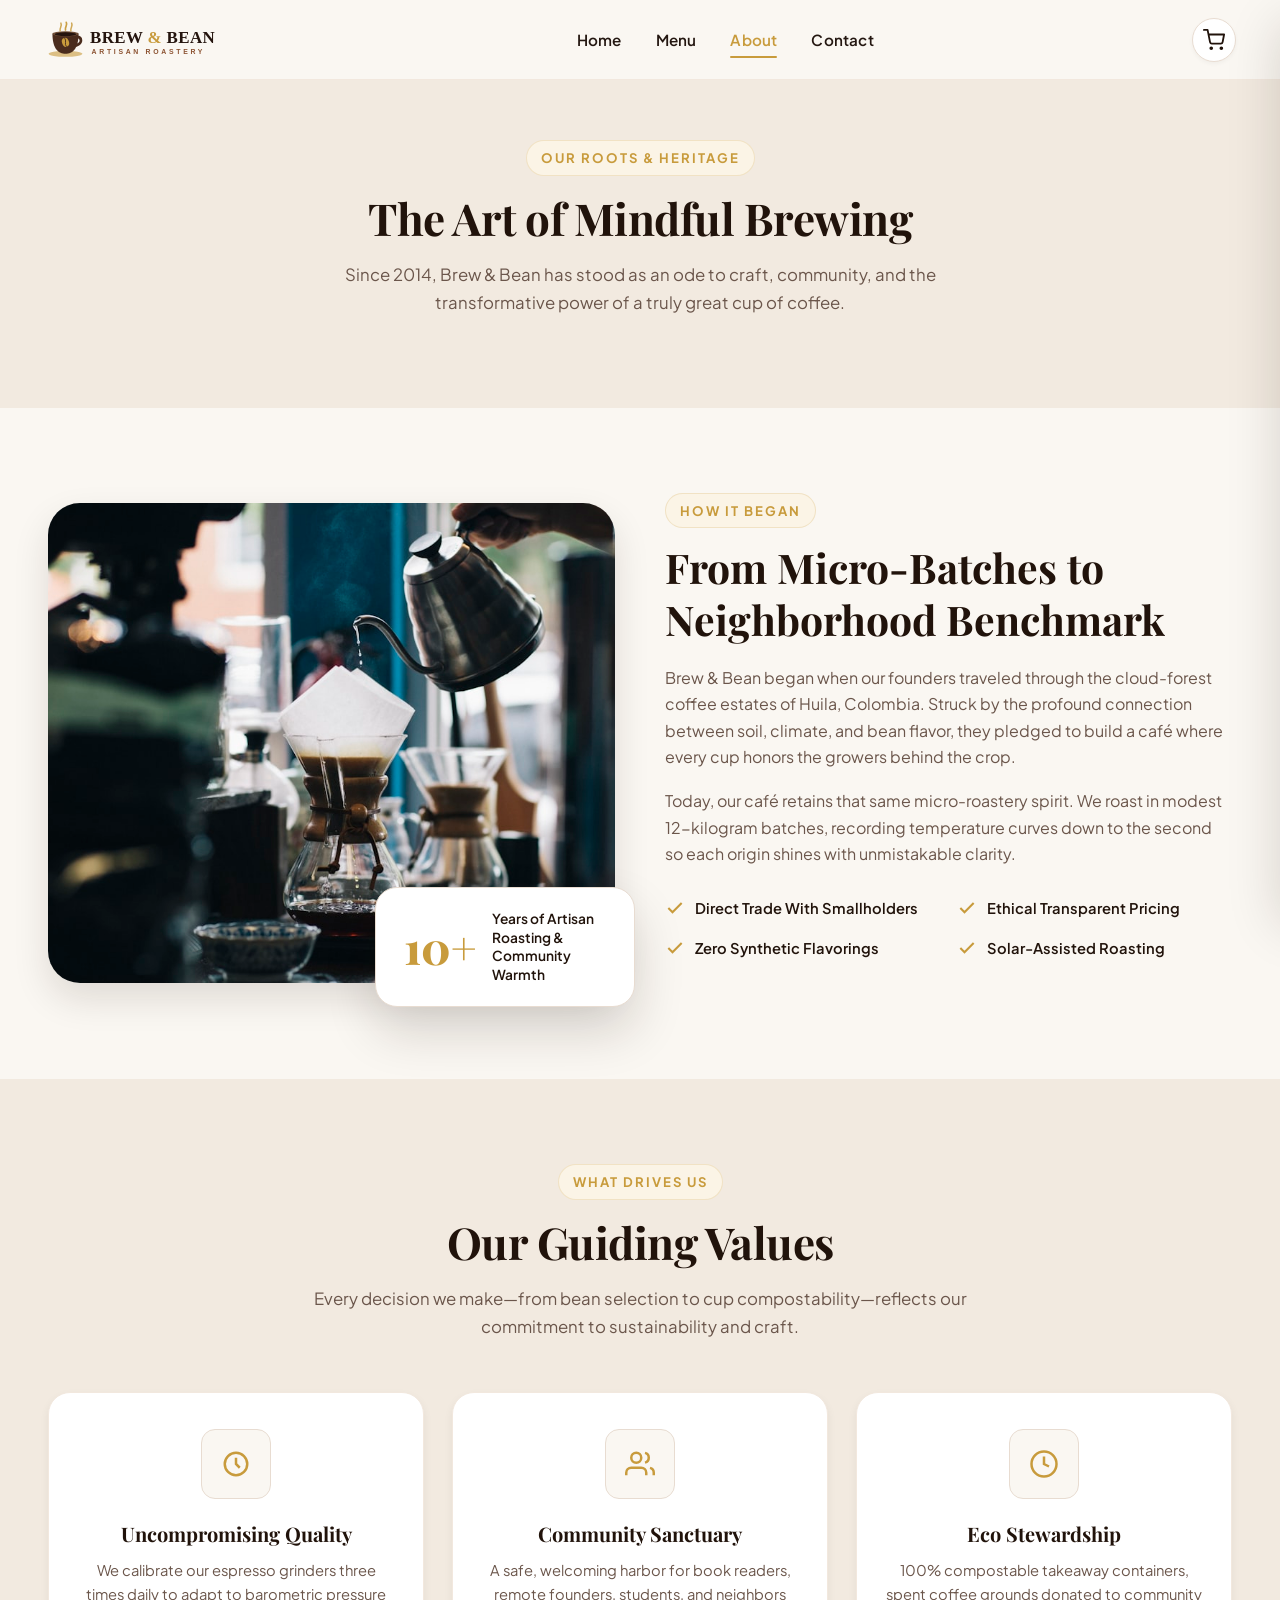
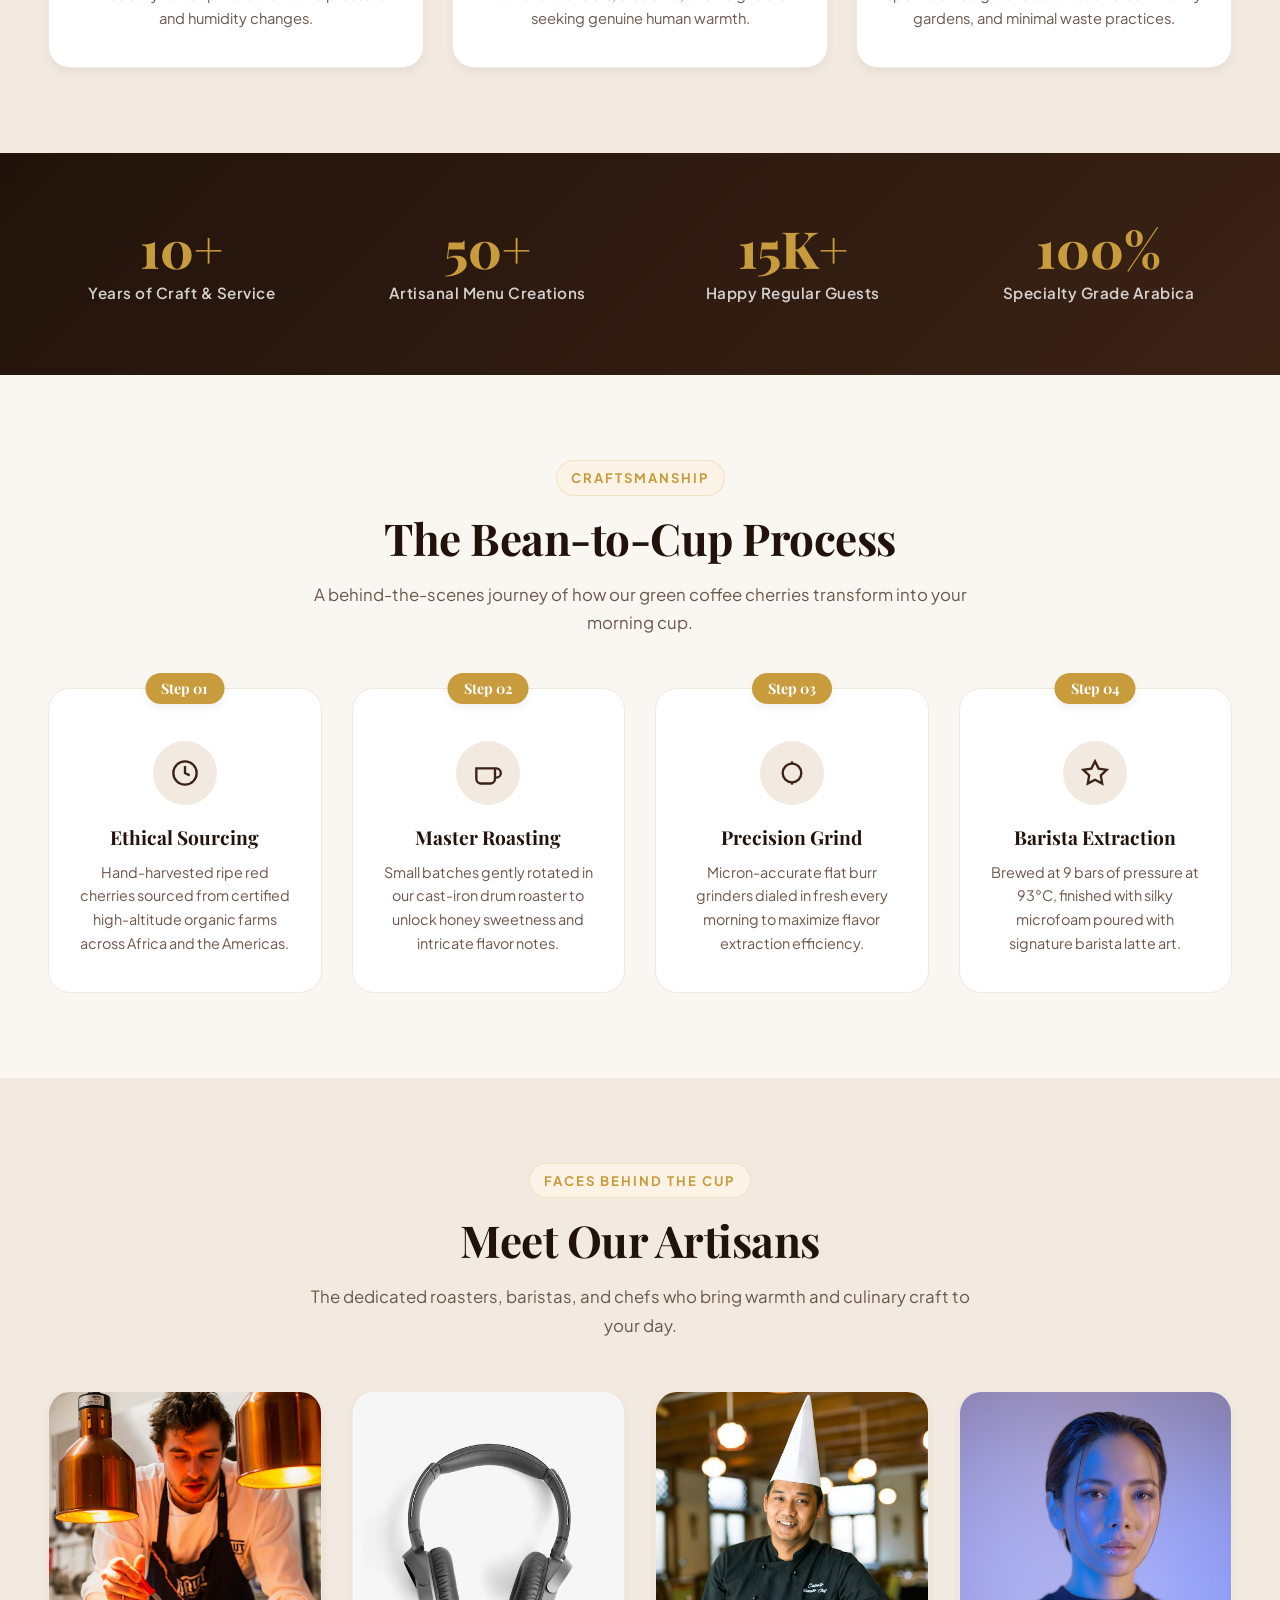
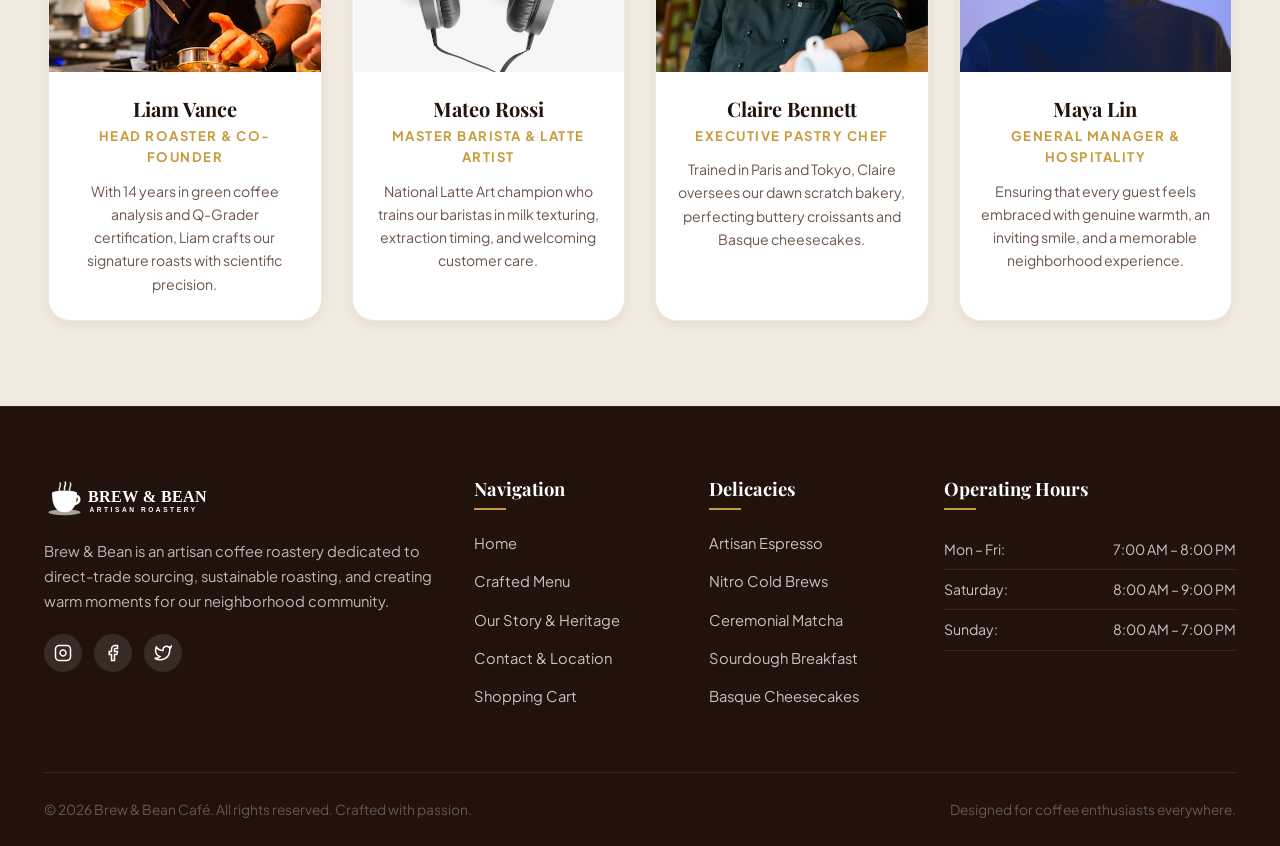
<file: about.html>
<!DOCTYPE html>
<html lang="en">
<head>
  <meta charset="UTF-8" />
  <meta name="viewport" content="width=device-width, initial-scale=1.0" />
  <title>Our Story &amp; Craft | Brew &amp; Bean Café</title>
  <meta name="description" content="Discover the heritage of Brew &amp; Bean Café. Learn about our direct-trade farm partnerships, small-batch roasting philosophy, and passionate team." />

  <!-- Google Fonts Pair -->
  <link rel="preconnect" href="https://fonts.googleapis.com" />
  <link rel="preconnect" href="https://fonts.gstatic.com" crossorigin />
  <link href="https://fonts.googleapis.com/css2?family=Playfair+Display:ital,wght@0,500;0,700;0,800;1,400;1,700&family=Plus+Jakarta+Sans:wght@400;500;600;700;800&display=swap" rel="stylesheet" />

  <!-- Stylesheet -->
  <link rel="stylesheet" href="css/style.css" />
</head>
<body>
  <!-- Accessibility Skip Link -->
  <a href="#main-content" class="skip-link">Skip to main content</a>

  <!-- =========================================================================
       1. NAVIGATION HEADER
       ========================================================================= -->
  <header class="header" id="siteHeader">
    <div class="container navbar">
      <!-- Brand Logo -->
      <a href="index.html" class="nav-brand" aria-label="Brew and Bean Café Home">
        <img src="images/logo.svg" alt="Brew &amp; Bean Café" class="brand-logo-img" />
      </a>

      <!-- Desktop & Mobile Navigation Links -->
      <nav class="nav-menu" id="navMenu" aria-label="Primary Navigation">
        <a href="index.html" class="nav-link">Home</a>
        <a href="menu.html" class="nav-link">Menu</a>
        <a href="about.html" class="nav-link active">About</a>
        <a href="contact.html" class="nav-link">Contact</a>
      </nav>

      <!-- Nav Actions (Cart & Hamburger) -->
      <div class="nav-actions">
        <!-- Shopping Cart Toggle -->
        <button class="cart-toggle-btn js-open-cart" aria-label="View Shopping Cart">
          <svg width="22" height="22" viewBox="0 0 24 24" fill="none" stroke="currentColor" stroke-width="2" stroke-linecap="round" stroke-linejoin="round">
            <circle cx="9" cy="21" r="1"></circle>
            <circle cx="20" cy="21" r="1"></circle>
            <path d="M1 1h4l2.68 13.39a2 2 0 0 0 2 1.61h9.72a2 2 0 0 0 2-1.61L23 6H6"></path>
          </svg>
          <span class="cart-count-badge" style="display: none;">0</span>
        </button>

        <!-- Mobile Menu Toggle Button -->
        <button class="hamburger" id="hamburgerBtn" aria-label="Toggle Navigation Menu" aria-expanded="false" aria-controls="navMenu">
          <span></span>
          <span></span>
          <span></span>
        </button>
      </div>
    </div>
  </header>

  <!-- =========================================================================
       2. MAIN CONTENT
       ========================================================================= -->
  <main id="main-content">
    
    <!-- Hero / Story Banner -->
    <section class="section section-alt" style="padding: 60px 0 40px;" aria-label="About Page Introduction">
      <div class="container">
        <div class="section-header reveal-on-scroll">
          <span class="section-tag">Our Roots &amp; Heritage</span>
          <h1 class="section-title">The Art of Mindful Brewing</h1>
          <p class="section-subtitle">Since 2014, Brew &amp; Bean has stood as an ode to craft, community, and the transformative power of a truly great cup of coffee.</p>
        </div>
      </div>
    </section>

    <!-- The Story Section -->
    <section class="section" aria-label="Our Origin Story">
      <div class="container">
        <div class="story-grid">
          <div class="story-media reveal-on-scroll">
            <img src="images/about-story.jpg" alt="Artisan coffee bean roasting process" class="story-img-main" loading="lazy" />
            <div class="story-experience-card">
              <div class="experience-number">10+</div>
              <div class="experience-text">Years of Artisan Roasting &amp; Community Warmth</div>
            </div>
          </div>

          <div class="story-content reveal-on-scroll delay-100">
            <span class="section-tag">How It Began</span>
            <h2>From Micro-Batches to Neighborhood Benchmark</h2>
            <p>Brew &amp; Bean began when our founders traveled through the cloud-forest coffee estates of Huila, Colombia. Struck by the profound connection between soil, climate, and bean flavor, they pledged to build a café where every cup honors the growers behind the crop.</p>
            <p>Today, our café retains that same micro-roastery spirit. We roast in modest 12-kilogram batches, recording temperature curves down to the second so each origin shines with unmistakable clarity.</p>

            <div class="story-features">
              <div class="story-check-item">
                <svg width="20" height="20" viewBox="0 0 24 24" fill="none" stroke="currentColor" stroke-width="2.5"><polyline points="20 6 9 17 4 12"></polyline></svg>
                <span>Direct Trade With Smallholders</span>
              </div>
              <div class="story-check-item">
                <svg width="20" height="20" viewBox="0 0 24 24" fill="none" stroke="currentColor" stroke-width="2.5"><polyline points="20 6 9 17 4 12"></polyline></svg>
                <span>Ethical Transparent Pricing</span>
              </div>
              <div class="story-check-item">
                <svg width="20" height="20" viewBox="0 0 24 24" fill="none" stroke="currentColor" stroke-width="2.5"><polyline points="20 6 9 17 4 12"></polyline></svg>
                <span>Zero Synthetic Flavorings</span>
              </div>
              <div class="story-check-item">
                <svg width="20" height="20" viewBox="0 0 24 24" fill="none" stroke="currentColor" stroke-width="2.5"><polyline points="20 6 9 17 4 12"></polyline></svg>
                <span>Solar-Assisted Roasting</span>
              </div>
            </div>
          </div>
        </div>
      </div>
    </section>

    <!-- Mission & Core Values -->
    <section class="section section-alt" aria-label="Mission and Core Values">
      <div class="container">
        <div class="section-header reveal-on-scroll">
          <span class="section-tag">What Drives Us</span>
          <h2 class="section-title">Our Guiding Values</h2>
          <p class="section-subtitle">Every decision we make—from bean selection to cup compostability—reflects our commitment to sustainability and craft.</p>
        </div>

        <div class="pillars-grid">
          <div class="pillar-card reveal-on-scroll">
            <div class="pillar-icon-box">
              <svg width="30" height="30" viewBox="0 0 24 24" fill="none" stroke="currentColor" stroke-width="2"><path d="M12 21a9 9 0 0 0 9-9c0-4.97-4.03-9-9-9a9 9 0 0 0-9 9c0 4.97 4.03 9 9 9z"></path><path d="M12 7v5l3 3"></path></svg>
            </div>
            <h3 class="pillar-title">Uncompromising Quality</h3>
            <p class="pillar-text">We calibrate our espresso grinders three times daily to adapt to barometric pressure and humidity changes.</p>
          </div>

          <div class="pillar-card reveal-on-scroll delay-100">
            <div class="pillar-icon-box">
              <svg width="30" height="30" viewBox="0 0 24 24" fill="none" stroke="currentColor" stroke-width="2"><path d="M17 21v-2a4 4 0 0 0-4-4H5a4 4 0 0 0-4 4v2"></path><circle cx="9" cy="7" r="4"></circle><path d="M23 21v-2a4 4 0 0 0-3-3.87"></path><path d="M16 3.13a4 4 0 0 1 0 7.75"></path></svg>
            </div>
            <h3 class="pillar-title">Community Sanctuary</h3>
            <p class="pillar-text">A safe, welcoming harbor for book readers, remote founders, students, and neighbors seeking genuine human warmth.</p>
          </div>

          <div class="pillar-card reveal-on-scroll delay-200">
            <div class="pillar-icon-box">
              <svg width="30" height="30" viewBox="0 0 24 24" fill="none" stroke="currentColor" stroke-width="2"><path d="M12 2a10 10 0 0 1 10 10 10 10 0 0 1-10 10A10 10 0 0 1 2 12 10 10 0 0 1 12 2z"></path><path d="M12 6v6l4 2"></path></svg>
            </div>
            <h3 class="pillar-title">Eco Stewardship</h3>
            <p class="pillar-text">100% compostable takeaway containers, spent coffee grounds donated to community gardens, and minimal waste practices.</p>
          </div>
        </div>
      </div>
    </section>

    <!-- Statistics Section -->
    <section class="stats-section" aria-label="Café Impact Statistics">
      <div class="container">
        <div class="stats-grid">
          <div class="stat-item reveal-on-scroll">
            <div class="stat-number">10+</div>
            <div class="stat-label">Years of Craft &amp; Service</div>
          </div>
          <div class="stat-item reveal-on-scroll delay-100">
            <div class="stat-number">50+</div>
            <div class="stat-label">Artisanal Menu Creations</div>
          </div>
          <div class="stat-item reveal-on-scroll delay-200">
            <div class="stat-number">15K+</div>
            <div class="stat-label">Happy Regular Guests</div>
          </div>
          <div class="stat-item reveal-on-scroll delay-300">
            <div class="stat-number">100%</div>
            <div class="stat-label">Specialty Grade Arabica</div>
          </div>
        </div>
      </div>
    </section>

    <!-- Bean-to-Cup Process -->
    <section class="section" aria-label="Coffee-Making Process">
      <div class="container">
        <div class="section-header reveal-on-scroll">
          <span class="section-tag">Craftsmanship</span>
          <h2 class="section-title">The Bean-to-Cup Process</h2>
          <p class="section-subtitle">A behind-the-scenes journey of how our green coffee cherries transform into your morning cup.</p>
        </div>

        <div class="process-grid">
          <!-- Step 1 -->
          <div class="process-step reveal-on-scroll">
            <span class="step-badge">Step 01</span>
            <div class="step-icon">
              <svg width="28" height="28" viewBox="0 0 24 24" fill="none" stroke="currentColor" stroke-width="2"><circle cx="12" cy="12" r="10"></circle><path d="M12 6v6l4 2"></path></svg>
            </div>
            <h3 class="step-title">Ethical Sourcing</h3>
            <p class="step-text">Hand-harvested ripe red cherries sourced from certified high-altitude organic farms across Africa and the Americas.</p>
          </div>

          <!-- Step 2 -->
          <div class="process-step reveal-on-scroll delay-100">
            <span class="step-badge">Step 02</span>
            <div class="step-icon">
              <svg width="28" height="28" viewBox="0 0 24 24" fill="none" stroke="currentColor" stroke-width="2"><path d="M18 8h1a4 4 0 0 1 0 8h-1M2 8h16v9a4 4 0 0 1-4 4H6a4 4 0 0 1-4-4V8z"></path></svg>
            </div>
            <h3 class="step-title">Master Roasting</h3>
            <p class="step-text">Small batches gently rotated in our cast-iron drum roaster to unlock honey sweetness and intricate flavor notes.</p>
          </div>

          <!-- Step 3 -->
          <div class="process-step reveal-on-scroll delay-200">
            <span class="step-badge">Step 03</span>
            <div class="step-icon">
              <svg width="28" height="28" viewBox="0 0 24 24" fill="none" stroke="currentColor" stroke-width="2"><circle cx="12" cy="12" r="8"></circle><line x1="12" y1="2" x2="12" y2="4"></line><line x1="12" y1="20" x2="12" y2="22"></line></svg>
            </div>
            <h3 class="step-title">Precision Grind</h3>
            <p class="step-text">Micron-accurate flat burr grinders dialed in fresh every morning to maximize flavor extraction efficiency.</p>
          </div>

          <!-- Step 4 -->
          <div class="process-step reveal-on-scroll delay-300">
            <span class="step-badge">Step 04</span>
            <div class="step-icon">
              <svg width="28" height="28" viewBox="0 0 24 24" fill="none" stroke="currentColor" stroke-width="2"><path d="M12 2l3.09 6.26L22 9.27l-5 4.87 1.18 6.88L12 17.77l-6.18 3.25L7 14.14 2 9.27l6.91-1.01L12 2z"></path></svg>
            </div>
            <h3 class="step-title">Barista Extraction</h3>
            <p class="step-text">Brewed at 9 bars of pressure at 93°C, finished with silky microfoam poured with signature barista latte art.</p>
          </div>
        </div>
      </div>
    </section>

    <!-- Meet Our Passionate Team -->
    <section class="section section-alt" aria-label="Our Team Members">
      <div class="container">
        <div class="section-header reveal-on-scroll">
          <span class="section-tag">Faces Behind the Cup</span>
          <h2 class="section-title">Meet Our Artisans</h2>
          <p class="section-subtitle">The dedicated roasters, baristas, and chefs who bring warmth and culinary craft to your day.</p>
        </div>

        <div class="team-grid">
          <!-- Member 1 -->
          <div class="team-card reveal-on-scroll">
            <div class="team-img-wrapper">
              <img src="images/team-1.jpg" alt="Liam Vance, Master Roaster" class="team-img" loading="lazy" />
            </div>
            <div class="team-info">
              <h3 class="team-name">Liam Vance</h3>
              <div class="team-role">Head Roaster &amp; Co-Founder</div>
              <p class="team-bio">With 14 years in green coffee analysis and Q-Grader certification, Liam crafts our signature roasts with scientific precision.</p>
            </div>
          </div>

          <!-- Member 2 -->
          <div class="team-card reveal-on-scroll delay-100">
            <div class="team-img-wrapper">
              <img src="images/team-2.jpg" alt="Mateo Rossi, Lead Barista" class="team-img" loading="lazy" />
            </div>
            <div class="team-info">
              <h3 class="team-name">Mateo Rossi</h3>
              <div class="team-role">Master Barista &amp; Latte Artist</div>
              <p class="team-bio">National Latte Art champion who trains our baristas in milk texturing, extraction timing, and welcoming customer care.</p>
            </div>
          </div>

          <!-- Member 3 -->
          <div class="team-card reveal-on-scroll delay-200">
            <div class="team-img-wrapper">
              <img src="images/team-3.jpg" alt="Claire Bennett, Pastry Chef" class="team-img" loading="lazy" />
            </div>
            <div class="team-info">
              <h3 class="team-name">Claire Bennett</h3>
              <div class="team-role">Executive Pastry Chef</div>
              <p class="team-bio">Trained in Paris and Tokyo, Claire oversees our dawn scratch bakery, perfecting buttery croissants and Basque cheesecakes.</p>
            </div>
          </div>

          <!-- Member 4 -->
          <div class="team-card reveal-on-scroll delay-300">
            <div class="team-img-wrapper">
              <img src="images/team-4.jpg" alt="Maya Lin, Café Manager" class="team-img" loading="lazy" />
            </div>
            <div class="team-info">
              <h3 class="team-name">Maya Lin</h3>
              <div class="team-role">General Manager &amp; Hospitality</div>
              <p class="team-bio">Ensuring that every guest feels embraced with genuine warmth, an inviting smile, and a memorable neighborhood experience.</p>
            </div>
          </div>
        </div>
      </div>
    </section>

  </main>

  <!-- =========================================================================
       3. SHOPPING CART DRAWER (Global Component)
       ========================================================================= -->
  <div class="drawer-backdrop" id="drawerBackdrop"></div>

  <aside class="cart-drawer" id="cartDrawer" aria-label="Shopping Cart Drawer">
    <div class="cart-header">
      <div class="cart-title-wrapper">
        <svg width="22" height="22" viewBox="0 0 24 24" fill="none" stroke="currentColor" stroke-width="2"><path d="M1 1h4l2.68 13.39a2 2 0 0 0 2 1.61h9.72a2 2 0 0 0 2-1.61L23 6H6"></path></svg>
        <h3>Your Order</h3>
      </div>
      <button class="close-drawer-btn" id="closeCartDrawer" aria-label="Close cart drawer">
        <svg width="20" height="20" viewBox="0 0 24 24" fill="none" stroke="currentColor" stroke-width="2.5"><line x1="18" y1="6" x2="6" y2="18"></line><line x1="6" y1="6" x2="18" y2="18"></line></svg>
      </button>
    </div>

    <!-- Dynamic Cart Item List -->
    <div class="cart-items-list" id="cartDrawerItems"></div>

    <!-- Empty State -->
    <div class="cart-empty-state" id="cartEmptyState">
      <div class="cart-empty-icon">
        <svg width="36" height="36" viewBox="0 0 24 24" fill="none" stroke="currentColor" stroke-width="2"><circle cx="9" cy="21" r="1"></circle><circle cx="20" cy="21" r="1"></circle><path d="M1 1h4l2.68 13.39a2 2 0 0 0 2 1.61h9.72a2 2 0 0 0 2-1.61L23 6H6"></path></svg>
      </div>
      <h4>Your cart is empty</h4>
      <p>Discover our single-origin coffees, fresh teas, and warm scratch pastries.</p>
      <a href="menu.html" class="btn btn-primary btn-sm">Explore Menu</a>
    </div>

    <!-- Cart Footer with Pricing & Actions -->
    <div class="cart-footer" id="cartDrawerFooter" style="display: none;">
      <div class="cart-summary-row">
        <span>Subtotal</span>
        <span id="cartSubtotal">$0.00</span>
      </div>
      <div class="cart-summary-row">
        <span>Estimated Tax (8%)</span>
        <span id="cartTax">$0.00</span>
      </div>
      <div class="cart-summary-row total">
        <span>Total</span>
        <span id="cartTotal" class="text-gold">$0.00</span>
      </div>

      <div class="cart-footer-actions">
        <button class="btn btn-accent" id="cartCheckoutBtn" style="width: 100%;">
          <span>Proceed to Checkout</span>
          <svg width="18" height="18" viewBox="0 0 24 24" fill="none" stroke="currentColor" stroke-width="2"><line x1="5" y1="12" x2="19" y2="12"></line><polyline points="12 5 19 12 12 19"></polyline></svg>
        </button>
        <button class="btn-clear-cart" onclick="CartEngine.clearCart()">Clear Entire Cart</button>
      </div>
    </div>
  </aside>

  <!-- =========================================================================
       4. CHECKOUT MODAL (Global Component)
       ========================================================================= -->
  <div class="modal-wrapper" id="checkoutModal" role="dialog" aria-modal="true" aria-labelledby="checkoutModalTitle">
    <div class="modal-backdrop" id="checkoutModalBackdrop"></div>

    <div class="modal-dialog">
      <!-- Checkout Form View -->
      <div id="checkoutFormView">
        <div class="modal-header">
          <h3 id="checkoutModalTitle" style="font-size: 1.3rem;">Complete Your Order</h3>
          <button class="close-drawer-btn" id="closeCheckoutModal" aria-label="Close modal">
            <svg width="20" height="20" viewBox="0 0 24 24" fill="none" stroke="currentColor" stroke-width="2.5"><line x1="18" y1="6" x2="6" y2="18"></line><line x1="6" y1="6" x2="18" y2="18"></line></svg>
          </button>
        </div>

        <form class="modal-body" id="checkoutForm" novalidate>
          <div style="background: var(--clr-bg); border: 1px solid var(--clr-border); border-radius: var(--radius-md); padding: 16px; margin-bottom: 22px;">
            <div style="display: flex; justify-content: space-between; font-weight: 700; margin-bottom: 10px; font-size: 0.95rem;">
              <span>Order Items Summary</span>
              <span id="checkoutModalTotal" class="text-gold">$0.00</span>
            </div>
            <div id="checkoutOrderSummary" style="max-height: 120px; overflow-y: auto; padding-right: 6px;"></div>
          </div>

          <div class="form-grid">
            <div class="form-group">
              <label for="checkoutName" class="form-label">Full Name <span class="required">*</span></label>
              <input type="text" id="checkoutName" class="form-control" placeholder="Jane Doe" required />
              <span class="error-hint">Please enter your name</span>
            </div>

            <div class="form-group">
              <label for="checkoutPhone" class="form-label">Phone Number <span class="required">*</span></label>
              <input type="tel" id="checkoutPhone" class="form-control" placeholder="(555) 000-0000" required />
              <span class="error-hint">Please enter a valid phone number</span>
            </div>

            <div class="form-group full-width">
              <label for="checkoutEmail" class="form-label">Email Address <span class="required">*</span></label>
              <input type="email" id="checkoutEmail" class="form-control" placeholder="jane@example.com" required />
              <span class="error-hint">Please enter a valid email for order receipt</span>
            </div>

            <div class="form-group full-width">
              <label for="checkoutOrderType" class="form-label">Order Type <span class="required">*</span></label>
              <select id="checkoutOrderType" class="form-control">
                <option value="dine-in">Dine-in (At Café)</option>
                <option value="takeout">Takeout (Quick Pickup)</option>
                <option value="delivery">Local Delivery (Within 5 Miles)</option>
              </select>
            </div>

            <div class="form-group full-width" id="checkoutLocationGroup">
              <label for="checkoutLocation" class="form-label" id="checkoutLocationLabel">Table Number <span class="required">*</span></label>
              <input type="text" id="checkoutLocation" class="form-control" placeholder="e.g., Table 4 or Patio 2" />
              <span class="error-hint">Please provide your table or address</span>
            </div>

            <div class="form-group full-width">
              <label for="checkoutNotes" class="form-label">Special Instructions &amp; Dietary Notes</label>
              <textarea id="checkoutNotes" class="form-control" placeholder="Extra oat milk, less ice, allergy notices..." style="min-height: 70px;"></textarea>
            </div>
          </div>

          <button type="submit" class="btn btn-accent" style="width: 100%; margin-top: 10px;">
            <span>Place Order Now</span>
            <svg width="18" height="18" viewBox="0 0 24 24" fill="none" stroke="currentColor" stroke-width="2"><polyline points="20 6 9 17 4 12"></polyline></svg>
          </button>
        </form>
      </div>

      <!-- Confirmation Success View -->
      <div id="checkoutSuccessView" class="order-success-screen" style="display: none;">
        <div class="order-success-icon">
          <svg width="40" height="40" viewBox="0 0 24 24" fill="none" stroke="currentColor" stroke-width="2.5"><polyline points="20 6 9 17 4 12"></polyline></svg>
        </div>
        <h3 style="font-size: 1.6rem; margin-bottom: 8px;">Order Confirmed!</h3>
        <p style="color: var(--clr-text-muted); max-width: 440px; margin: 0 auto;">Your order has been transmitted straight to the barista station.</p>
        <div class="order-id-badge" id="confirmedOrderId">#BB-89241</div>
        <p id="confirmedOrderMessage" style="font-size: 0.95rem; margin-bottom: 26px;"></p>
        <button class="btn btn-primary" onclick="UIController.closeCheckoutModal()">Back to Café</button>
      </div>
    </div>
  </div>

  <!-- Back to Top Button -->
  <button class="back-to-top" id="backToTop" aria-label="Scroll back to top of page">
    <svg width="20" height="20" viewBox="0 0 24 24" fill="none" stroke="currentColor" stroke-width="2.5"><polyline points="18 15 12 9 6 15"></polyline></svg>
  </button>

  <!-- =========================================================================
       5. FOOTER
       ========================================================================= -->
  <footer class="footer">
    <div class="container">
      <div class="footer-grid">
        <div class="footer-col footer-about">
          <img src="images/logo.svg" alt="Brew &amp; Bean Logo" style="height: 44px; margin-bottom: 18px; filter: brightness(0) invert(1);" />
          <p>Brew &amp; Bean is an artisan coffee roastery dedicated to direct-trade sourcing, sustainable roasting, and creating warm moments for our neighborhood community.</p>
          <div class="social-links">
            <a href="#" class="social-btn" aria-label="Instagram">
              <svg width="18" height="18" viewBox="0 0 24 24" fill="none" stroke="currentColor" stroke-width="2"><rect x="2" y="2" width="20" height="20" rx="5" ry="5"></rect><path d="M16 11.37A4 4 0 1 1 12.63 8 4 4 0 0 1 16 11.37z"></path><line x1="17.5" y1="6.5" x2="17.51" y2="6.5"></line></svg>
            </a>
            <a href="#" class="social-btn" aria-label="Facebook">
              <svg width="18" height="18" viewBox="0 0 24 24" fill="none" stroke="currentColor" stroke-width="2"><path d="M18 2h-3a5 5 0 0 0-5 5v3H7v4h3v8h4v-8h3l1-4h-4V7a1 1 0 0 1 1-1h3z"></path></svg>
            </a>
            <a href="#" class="social-btn" aria-label="Twitter">
              <svg width="18" height="18" viewBox="0 0 24 24" fill="none" stroke="currentColor" stroke-width="2"><path d="M23 3a10.9 10.9 0 0 1-3.14 1.53 4.48 4.48 0 0 0-7.86 3v1A10.66 10.66 0 0 1 3 4s-4 9 5 13a11.64 11.64 0 0 1-7 2c9 5 20 0 20-11.5a4.5 4.5 0 0 0-.08-.83A7.72 7.72 0 0 0 23 3z"></path></svg>
            </a>
          </div>
        </div>

        <div class="footer-col">
          <h4>Navigation</h4>
          <ul class="footer-links">
            <li><a href="index.html">Home</a></li>
            <li><a href="menu.html">Crafted Menu</a></li>
            <li><a href="about.html">Our Story &amp; Heritage</a></li>
            <li><a href="contact.html">Contact &amp; Location</a></li>
            <li><a href="#" class="js-open-cart">Shopping Cart</a></li>
          </ul>
        </div>

        <div class="footer-col">
          <h4>Delicacies</h4>
          <ul class="footer-links">
            <li><a href="menu.html">Artisan Espresso</a></li>
            <li><a href="menu.html">Nitro Cold Brews</a></li>
            <li><a href="menu.html">Ceremonial Matcha</a></li>
            <li><a href="menu.html">Sourdough Breakfast</a></li>
            <li><a href="menu.html">Basque Cheesecakes</a></li>
          </ul>
        </div>

        <div class="footer-col">
          <h4>Operating Hours</h4>
          <ul class="footer-hours-list">
            <li><span>Mon &ndash; Fri:</span> <span>7:00 AM &ndash; 8:00 PM</span></li>
            <li><span>Saturday:</span> <span>8:00 AM &ndash; 9:00 PM</span></li>
            <li><span>Sunday:</span> <span>8:00 AM &ndash; 7:00 PM</span></li>
          </ul>
        </div>
      </div>

      <div class="footer-bottom">
        <p>&copy; 2026 Brew &amp; Bean Café. All rights reserved. Crafted with passion.</p>
        <p>Designed for coffee enthusiasts everywhere.</p>
      </div>
    </div>
  </footer>

  <!-- Master JavaScript -->
  <script src="js/script.js"></script>
</body>
</html>
</file>
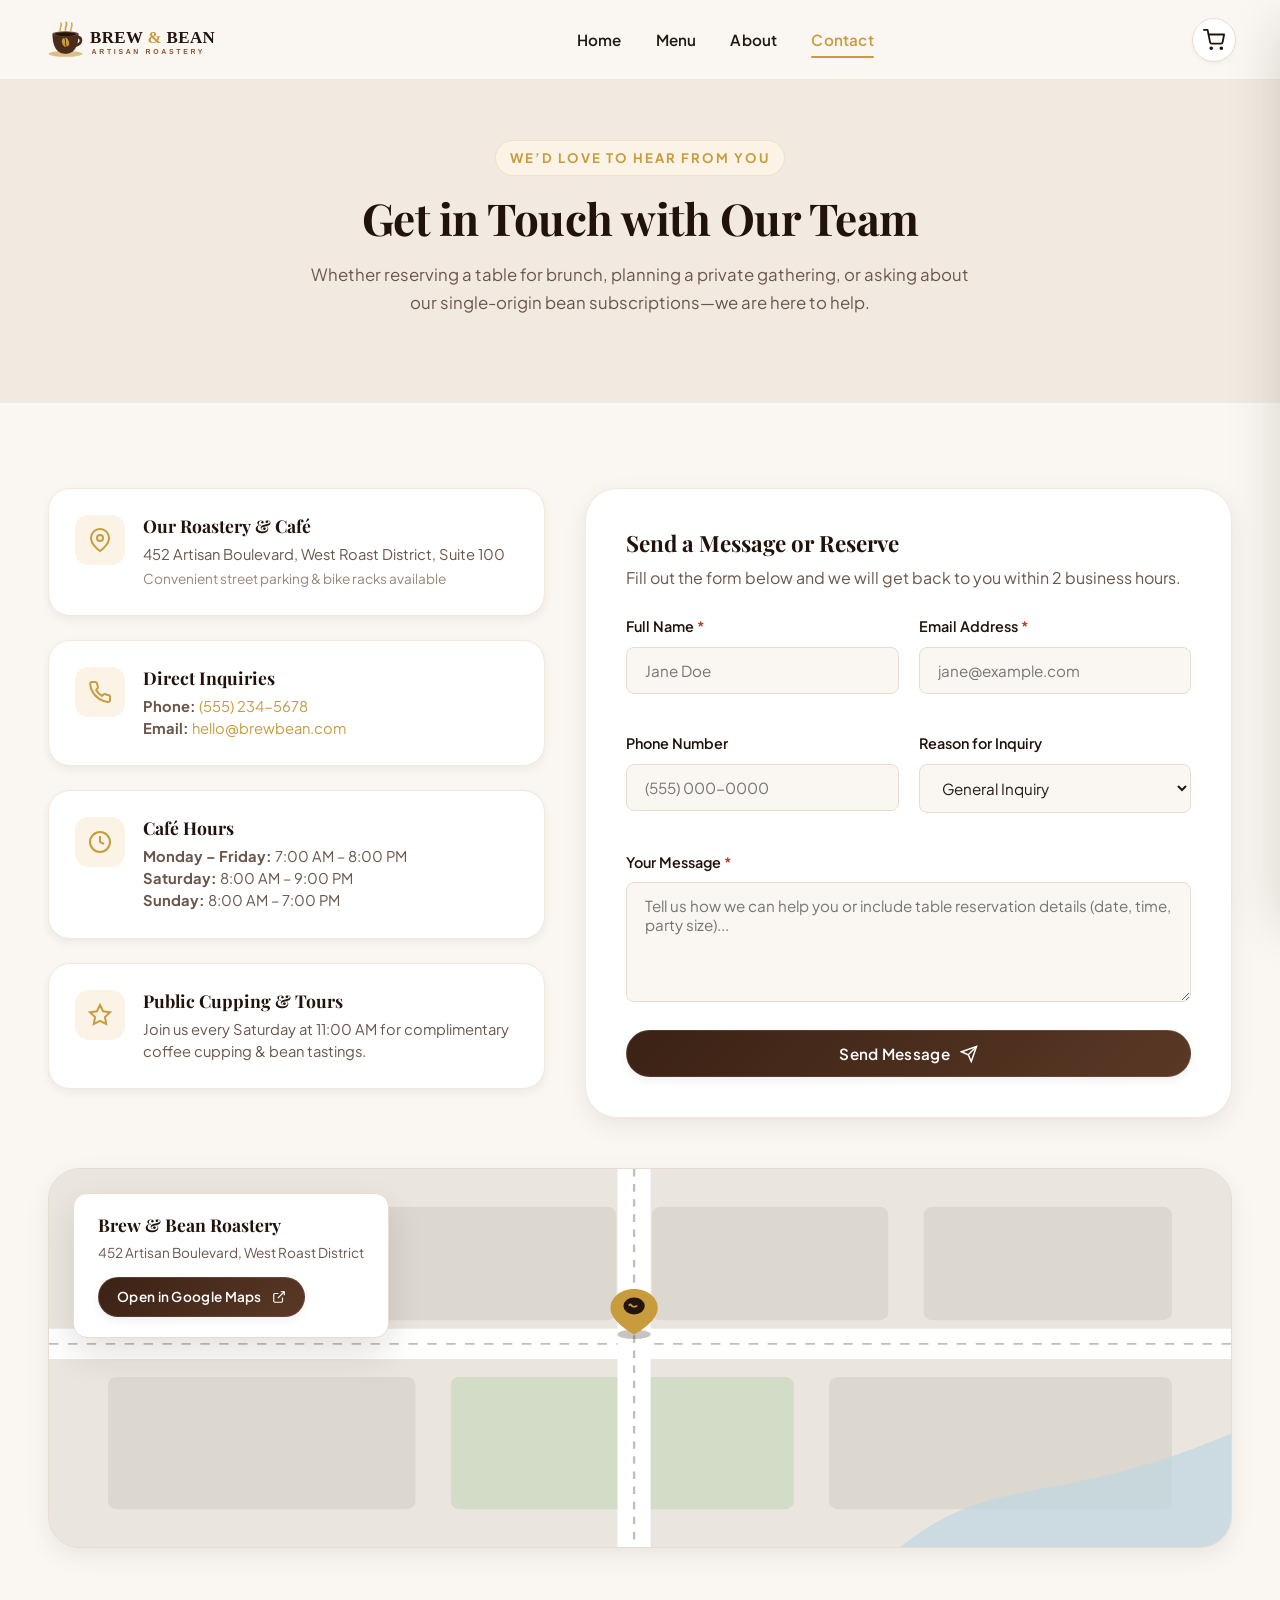
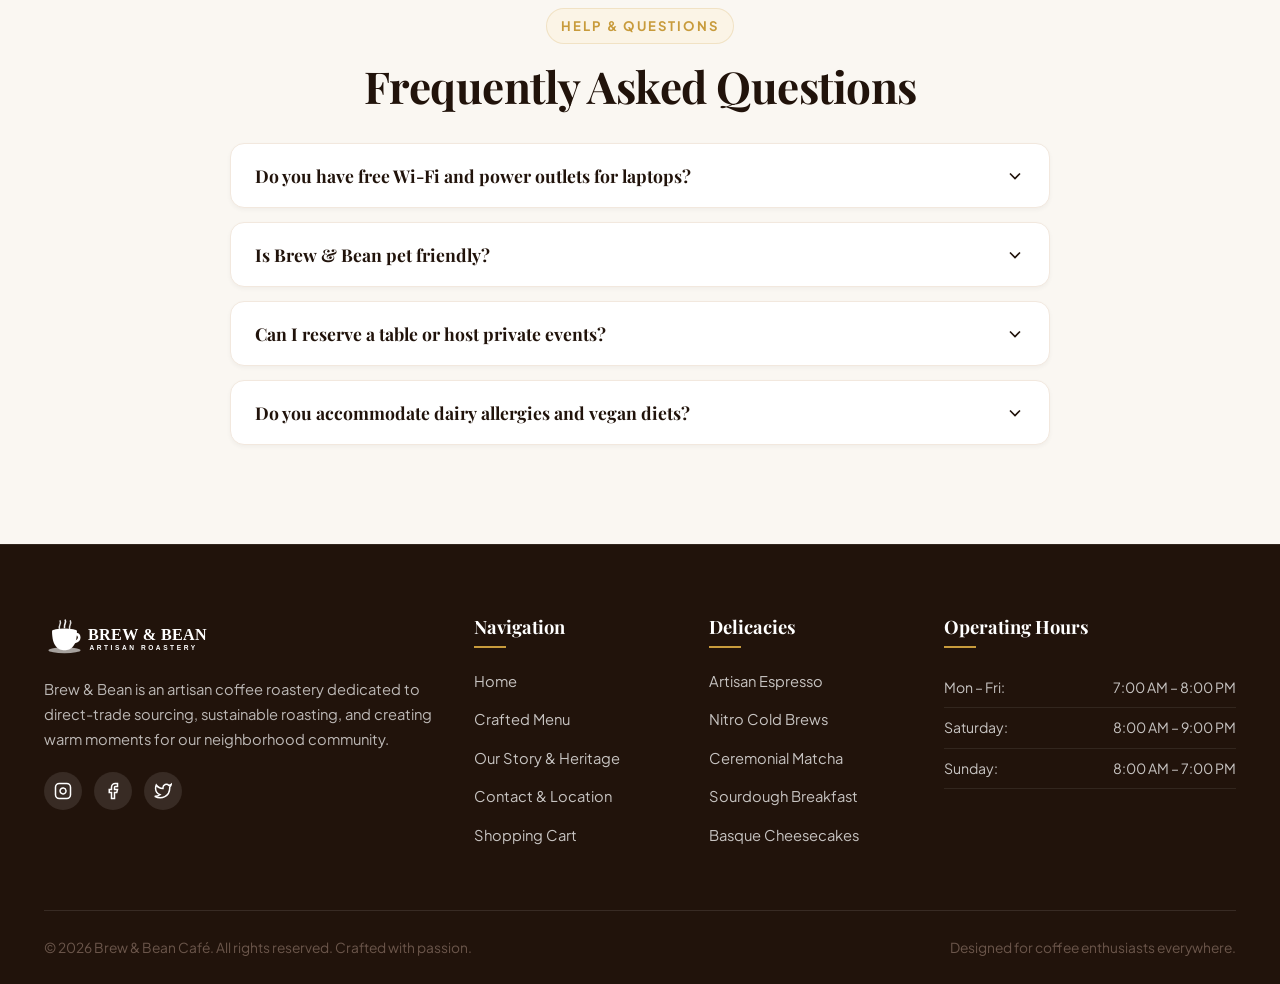
<file: contact.html>
<!DOCTYPE html>
<html lang="en">
<head>
  <meta charset="UTF-8" />
  <meta name="viewport" content="width=device-width, initial-scale=1.0" />
  <title>Contact &amp; Visit Us | Brew &amp; Bean Café</title>
  <meta name="description" content="Get in touch with Brew &amp; Bean Café. Find our location, view opening hours, book a table reservation, or send us a message." />

  <!-- Google Fonts Pair -->
  <link rel="preconnect" href="https://fonts.googleapis.com" />
  <link rel="preconnect" href="https://fonts.gstatic.com" crossorigin />
  <link href="https://fonts.googleapis.com/css2?family=Playfair+Display:ital,wght@0,500;0,700;0,800;1,400;1,700&family=Plus+Jakarta+Sans:wght@400;500;600;700;800&display=swap" rel="stylesheet" />

  <!-- Stylesheet -->
  <link rel="stylesheet" href="css/style.css" />
</head>
<body>
  <!-- Accessibility Skip Link -->
  <a href="#main-content" class="skip-link">Skip to main content</a>

  <!-- =========================================================================
       1. NAVIGATION HEADER
       ========================================================================= -->
  <header class="header" id="siteHeader">
    <div class="container navbar">
      <!-- Brand Logo -->
      <a href="index.html" class="nav-brand" aria-label="Brew and Bean Café Home">
        <img src="images/logo.svg" alt="Brew &amp; Bean Café" class="brand-logo-img" />
      </a>

      <!-- Desktop & Mobile Navigation Links -->
      <nav class="nav-menu" id="navMenu" aria-label="Primary Navigation">
        <a href="index.html" class="nav-link">Home</a>
        <a href="menu.html" class="nav-link">Menu</a>
        <a href="about.html" class="nav-link">About</a>
        <a href="contact.html" class="nav-link active">Contact</a>
      </nav>

      <!-- Nav Actions (Cart & Hamburger) -->
      <div class="nav-actions">
        <!-- Shopping Cart Toggle -->
        <button class="cart-toggle-btn js-open-cart" aria-label="View Shopping Cart">
          <svg width="22" height="22" viewBox="0 0 24 24" fill="none" stroke="currentColor" stroke-width="2" stroke-linecap="round" stroke-linejoin="round">
            <circle cx="9" cy="21" r="1"></circle>
            <circle cx="20" cy="21" r="1"></circle>
            <path d="M1 1h4l2.68 13.39a2 2 0 0 0 2 1.61h9.72a2 2 0 0 0 2-1.61L23 6H6"></path>
          </svg>
          <span class="cart-count-badge" style="display: none;">0</span>
        </button>

        <!-- Mobile Menu Toggle Button -->
        <button class="hamburger" id="hamburgerBtn" aria-label="Toggle Navigation Menu" aria-expanded="false" aria-controls="navMenu">
          <span></span>
          <span></span>
          <span></span>
        </button>
      </div>
    </div>
  </header>

  <!-- =========================================================================
       2. MAIN CONTENT
       ========================================================================= -->
  <main id="main-content">
    
    <!-- Header Banner -->
    <section class="section section-alt" style="padding: 60px 0 35px;" aria-label="Contact Page Introduction">
      <div class="container">
        <div class="section-header reveal-on-scroll">
          <span class="section-tag">We&rsquo;d Love to Hear From You</span>
          <h1 class="section-title">Get in Touch with Our Team</h1>
          <p class="section-subtitle">Whether reserving a table for brunch, planning a private gathering, or asking about our single-origin bean subscriptions—we are here to help.</p>
        </div>
      </div>
    </section>

    <!-- Contact Details & Form Section -->
    <section class="section" aria-label="Contact Information and Inquiries">
      <div class="container">
        <div class="contact-layout">
          
          <!-- Left Column: Contact Cards -->
          <div class="contact-info-panel reveal-on-scroll">
            <!-- Card 1: Address -->
            <div class="info-card">
              <div class="info-icon">
                <svg width="24" height="24" viewBox="0 0 24 24" fill="none" stroke="currentColor" stroke-width="2"><path d="M21 10c0 7-9 13-9 13s-9-6-9-13a9 9 0 0 1 18 0z"></path><circle cx="12" cy="10" r="3"></circle></svg>
              </div>
              <div class="info-content">
                <h3>Our Roastery &amp; Café</h3>
                <p>452 Artisan Boulevard, West Roast District, Suite 100</p>
                <p style="color: var(--clr-text-light); font-size: 0.85rem; margin-top: 4px;">Convenient street parking &amp; bike racks available</p>
              </div>
            </div>

            <!-- Card 2: Phone & Email -->
            <div class="info-card">
              <div class="info-icon">
                <svg width="24" height="24" viewBox="0 0 24 24" fill="none" stroke="currentColor" stroke-width="2"><path d="M22 16.92v3a2 2 0 0 1-2.18 2 19.79 19.79 0 0 1-8.63-3.07 19.5 19.5 0 0 1-6-6 19.79 19.79 0 0 1-3.07-8.67A2 2 0 0 1 4.11 2h3a2 2 0 0 1 2 1.72 12.84 12.84 0 0 0 .7 2.81 2 2 0 0 1-.45 2.11L8.09 9.91a16 16 0 0 0 6 6l1.27-1.27a2 2 0 0 1 2.11-.45 12.84 12.84 0 0 0 2.81.7A2 2 0 0 1 22 16.92z"></path></svg>
              </div>
              <div class="info-content">
                <h3>Direct Inquiries</h3>
                <p><strong>Phone:</strong> <a href="tel:+15552345678" style="color: var(--clr-accent);">(555) 234-5678</a></p>
                <p><strong>Email:</strong> <a href="mailto:hello@brewbean.com" style="color: var(--clr-accent);">hello@brewbean.com</a></p>
              </div>
            </div>

            <!-- Card 3: Opening Hours -->
            <div class="info-card">
              <div class="info-icon">
                <svg width="24" height="24" viewBox="0 0 24 24" fill="none" stroke="currentColor" stroke-width="2"><circle cx="12" cy="12" r="10"></circle><polyline points="12 6 12 12 16 14"></polyline></svg>
              </div>
              <div class="info-content">
                <h3>Café Hours</h3>
                <p><strong>Monday &ndash; Friday:</strong> 7:00 AM &ndash; 8:00 PM</p>
                <p><strong>Saturday:</strong> 8:00 AM &ndash; 9:00 PM</p>
                <p><strong>Sunday:</strong> 8:00 AM &ndash; 7:00 PM</p>
              </div>
            </div>

            <!-- Card 4: Roastery Tours & Events -->
            <div class="info-card">
              <div class="info-icon">
                <svg width="24" height="24" viewBox="0 0 24 24" fill="none" stroke="currentColor" stroke-width="2"><path d="M12 2l3.09 6.26L22 9.27l-5 4.87 1.18 6.88L12 17.77l-6.18 3.25L7 14.14 2 9.27l6.91-1.01L12 2z"></path></svg>
              </div>
              <div class="info-content">
                <h3>Public Cupping &amp; Tours</h3>
                <p>Join us every Saturday at 11:00 AM for complimentary coffee cupping &amp; bean tastings.</p>
              </div>
            </div>
          </div>

          <!-- Right Column: Interactive Contact Form -->
          <div class="contact-form-card reveal-on-scroll delay-100">
            <h3 style="font-size: 1.4rem; margin-bottom: 8px;">Send a Message or Reserve</h3>
            <p style="margin-bottom: 24px;">Fill out the form below and we will get back to you within 2 business hours.</p>

            <form id="contactForm" novalidate>
              <div class="form-grid">
                <!-- Name -->
                <div class="form-group">
                  <label for="contactName" class="form-label">Full Name <span class="required">*</span></label>
                  <input type="text" id="contactName" class="form-control" placeholder="Jane Doe" required />
                  <span class="error-hint">Please enter your full name (at least 2 characters)</span>
                </div>

                <!-- Email -->
                <div class="form-group">
                  <label for="contactEmail" class="form-label">Email Address <span class="required">*</span></label>
                  <input type="email" id="contactEmail" class="form-control" placeholder="jane@example.com" required />
                  <span class="error-hint">Please enter a valid email address</span>
                </div>

                <!-- Phone -->
                <div class="form-group">
                  <label for="contactPhone" class="form-label">Phone Number</label>
                  <input type="tel" id="contactPhone" class="form-control" placeholder="(555) 000-0000" />
                </div>

                <!-- Subject / Reason -->
                <div class="form-group">
                  <label for="contactSubject" class="form-label">Reason for Inquiry</label>
                  <select id="contactSubject" class="form-control">
                    <option value="general">General Inquiry</option>
                    <option value="reservation">Table Reservation</option>
                    <option value="events">Private Event / Catering</option>
                    <option value="wholesale">Wholesale Beans &amp; Roasting</option>
                    <option value="feedback">Guest Feedback</option>
                  </select>
                </div>

                <!-- Message -->
                <div class="form-group full-width">
                  <label for="contactMessage" class="form-label">Your Message <span class="required">*</span></label>
                  <textarea id="contactMessage" class="form-control" placeholder="Tell us how we can help you or include table reservation details (date, time, party size)..." required></textarea>
                  <span class="error-hint">Please enter a message (at least 5 characters)</span>
                </div>
              </div>

              <button type="submit" class="btn btn-primary" style="margin-top: 10px; width: 100%;">
                <span>Send Message</span>
                <svg width="18" height="18" viewBox="0 0 24 24" fill="none" stroke="currentColor" stroke-width="2"><line x1="22" y1="2" x2="11" y2="13"></line><polygon points="22 2 15 22 11 13 2 9 22 2"></polygon></svg>
              </button>
            </form>
          </div>

        </div>

        <!-- Interactive Map Placeholder -->
        <div class="map-placeholder-box reveal-on-scroll">
          <svg class="map-svg-bg" xmlns="http://www.w3.org/2000/svg" viewBox="0 0 1000 400" preserveAspectRatio="none">
            <!-- Map Background Grid -->
            <rect width="1000" height="400" fill="#EAE6DF"/>
            <!-- City Blocks -->
            <rect x="50" y="40" width="180" height="120" rx="8" fill="#DCD7CF"/>
            <rect x="260" y="40" width="220" height="120" rx="8" fill="#DCD7CF"/>
            <rect x="510" y="40" width="200" height="120" rx="8" fill="#DCD7CF"/>
            <rect x="740" y="40" width="210" height="120" rx="8" fill="#DCD7CF"/>
            
            <rect x="50" y="220" width="260" height="140" rx="8" fill="#DCD7CF"/>
            <rect x="340" y="220" width="290" height="140" rx="8" fill="#DCD7CF"/>
            <rect x="660" y="220" width="290" height="140" rx="8" fill="#DCD7CF"/>

            <!-- Park green area -->
            <rect x="340" y="220" width="290" height="140" rx="8" fill="#CFDFC5" opacity="0.7"/>

            <!-- Main Avenues (Roads) -->
            <path d="M0 185 L1000 185" stroke="#FFFFFF" stroke-width="32"/>
            <path d="M0 185 L1000 185" stroke="#C5BEB3" stroke-width="2" stroke-dasharray="8 8"/>

            <path d="M495 0 L495 400" stroke="#FFFFFF" stroke-width="28"/>
            <path d="M495 0 L495 400" stroke="#C5BEB3" stroke-width="2" stroke-dasharray="8 8"/>

            <!-- Water River curve on bottom right -->
            <path d="M720 400 C800 320, 850 360, 1000 280 L1000 400 Z" fill="#BFD7E3" opacity="0.7"/>

            <!-- Café Pin Location at Center Intersection -->
            <g transform="translate(475, 125)">
              <!-- Pin Shadow -->
              <ellipse cx="20" cy="50" rx="14" ry="5" fill="rgba(33, 19, 11, 0.25)"/>
              <!-- Pin Head -->
              <path d="M20 2 C9 2, 0 11, 0 22 C0 37, 20 50, 20 50 C20 50, 40 37, 40 22 C40 11, 31 2, 20 2 Z" fill="#C89B3C"/>
              <circle cx="20" cy="20" r="9" fill="#24140E"/>
              <path d="M16 19 C18 16, 17 23, 22 20" stroke="#C89B3C" stroke-width="1.8" stroke-linecap="round"/>
            </g>
          </svg>

          <!-- Floating Map Overlay Card -->
          <div class="map-overlay-card">
            <h4>Brew &amp; Bean Roastery</h4>
            <p>452 Artisan Boulevard, West Roast District</p>
            <a href="https://maps.google.com" target="_blank" rel="noopener noreferrer" class="btn btn-primary btn-sm">
              <span>Open in Google Maps</span>
              <svg width="14" height="14" viewBox="0 0 24 24" fill="none" stroke="currentColor" stroke-width="2"><path d="M18 13v6a2 2 0 0 1-2 2H5a2 2 0 0 1-2-2V8a2 2 0 0 1 2-2h6"></path><polyline points="15 3 21 3 21 9"></polyline><line x1="10" y1="14" x2="21" y2="3"></line></svg>
            </a>
          </div>
        </div>

        <!-- Frequently Asked Questions Accordion -->
        <div class="faq-section reveal-on-scroll">
          <div class="section-header" style="margin-bottom: 30px;">
            <span class="section-tag">Help &amp; Questions</span>
            <h2 class="section-title">Frequently Asked Questions</h2>
          </div>

          <div class="accordion-item">
            <button class="accordion-header">
              <span>Do you have free Wi-Fi and power outlets for laptops?</span>
              <svg class="accordion-chevron" width="20" height="20" viewBox="0 0 24 24" fill="none" stroke="currentColor" stroke-width="2"><polyline points="6 9 12 15 18 9"></polyline></svg>
            </button>
            <div class="accordion-body">
              <div class="accordion-content">
                Yes! We offer gigabit fiber-optic Wi-Fi complimentary for all guests. Ample universal power outlets and USB ports are situated throughout our main lounge tables and banquette seating.
              </div>
            </div>
          </div>

          <div class="accordion-item">
            <button class="accordion-header">
              <span>Is Brew &amp; Bean pet friendly?</span>
              <svg class="accordion-chevron" width="20" height="20" viewBox="0 0 24 24" fill="none" stroke="currentColor" stroke-width="2"><polyline points="6 9 12 15 18 9"></polyline></svg>
            </button>
            <div class="accordion-body">
              <div class="accordion-content">
                Our outdoor covered garden patio is 100% pet-friendly! We provide clean water bowls and complimentary peanut-butter oat dog biscuits baked fresh in-house.
              </div>
            </div>
          </div>

          <div class="accordion-item">
            <button class="accordion-header">
              <span>Can I reserve a table or host private events?</span>
              <svg class="accordion-chevron" width="20" height="20" viewBox="0 0 24 24" fill="none" stroke="currentColor" stroke-width="2"><polyline points="6 9 12 15 18 9"></polyline></svg>
            </button>
            <div class="accordion-body">
              <div class="accordion-content">
                Table reservations for parties of 4 or more can be booked through our contact form above. For evening private venue buyouts or corporate workshops, please select "Private Event / Catering" in the inquiry form.
              </div>
            </div>
          </div>

          <div class="accordion-item">
            <button class="accordion-header">
              <span>Do you accommodate dairy allergies and vegan diets?</span>
              <svg class="accordion-chevron" width="20" height="20" viewBox="0 0 24 24" fill="none" stroke="currentColor" stroke-width="2"><polyline points="6 9 12 15 18 9"></polyline></svg>
            </button>
            <div class="accordion-body">
              <div class="accordion-content">
                Absolutely. We prepare drinks with barista-grade oat, almond, and soy milks with zero surcharge. We also carry a rotating selection of certified vegan, dairy-free, and gluten-free pastries and dishes.
              </div>
            </div>
          </div>
        </div>

      </div>
    </section>

  </main>

  <!-- =========================================================================
       3. SHOPPING CART DRAWER (Global Component)
       ========================================================================= -->
  <div class="drawer-backdrop" id="drawerBackdrop"></div>

  <aside class="cart-drawer" id="cartDrawer" aria-label="Shopping Cart Drawer">
    <div class="cart-header">
      <div class="cart-title-wrapper">
        <svg width="22" height="22" viewBox="0 0 24 24" fill="none" stroke="currentColor" stroke-width="2"><path d="M1 1h4l2.68 13.39a2 2 0 0 0 2 1.61h9.72a2 2 0 0 0 2-1.61L23 6H6"></path></svg>
        <h3>Your Order</h3>
      </div>
      <button class="close-drawer-btn" id="closeCartDrawer" aria-label="Close cart drawer">
        <svg width="20" height="20" viewBox="0 0 24 24" fill="none" stroke="currentColor" stroke-width="2.5"><line x1="18" y1="6" x2="6" y2="18"></line><line x1="6" y1="6" x2="18" y2="18"></line></svg>
      </button>
    </div>

    <!-- Dynamic Cart Item List -->
    <div class="cart-items-list" id="cartDrawerItems"></div>

    <!-- Empty State -->
    <div class="cart-empty-state" id="cartEmptyState">
      <div class="cart-empty-icon">
        <svg width="36" height="36" viewBox="0 0 24 24" fill="none" stroke="currentColor" stroke-width="2"><circle cx="9" cy="21" r="1"></circle><circle cx="20" cy="21" r="1"></circle><path d="M1 1h4l2.68 13.39a2 2 0 0 0 2 1.61h9.72a2 2 0 0 0 2-1.61L23 6H6"></path></svg>
      </div>
      <h4>Your cart is empty</h4>
      <p>Discover our single-origin coffees, fresh teas, and warm scratch pastries.</p>
      <a href="menu.html" class="btn btn-primary btn-sm">Explore Menu</a>
    </div>

    <!-- Cart Footer with Pricing & Actions -->
    <div class="cart-footer" id="cartDrawerFooter" style="display: none;">
      <div class="cart-summary-row">
        <span>Subtotal</span>
        <span id="cartSubtotal">$0.00</span>
      </div>
      <div class="cart-summary-row">
        <span>Estimated Tax (8%)</span>
        <span id="cartTax">$0.00</span>
      </div>
      <div class="cart-summary-row total">
        <span>Total</span>
        <span id="cartTotal" class="text-gold">$0.00</span>
      </div>

      <div class="cart-footer-actions">
        <button class="btn btn-accent" id="cartCheckoutBtn" style="width: 100%;">
          <span>Proceed to Checkout</span>
          <svg width="18" height="18" viewBox="0 0 24 24" fill="none" stroke="currentColor" stroke-width="2"><line x1="5" y1="12" x2="19" y2="12"></line><polyline points="12 5 19 12 12 19"></polyline></svg>
        </button>
        <button class="btn-clear-cart" onclick="CartEngine.clearCart()">Clear Entire Cart</button>
      </div>
    </div>
  </aside>

  <!-- =========================================================================
       4. CHECKOUT MODAL (Global Component)
       ========================================================================= -->
  <div class="modal-wrapper" id="checkoutModal" role="dialog" aria-modal="true" aria-labelledby="checkoutModalTitle">
    <div class="modal-backdrop" id="checkoutModalBackdrop"></div>

    <div class="modal-dialog">
      <!-- Checkout Form View -->
      <div id="checkoutFormView">
        <div class="modal-header">
          <h3 id="checkoutModalTitle" style="font-size: 1.3rem;">Complete Your Order</h3>
          <button class="close-drawer-btn" id="closeCheckoutModal" aria-label="Close modal">
            <svg width="20" height="20" viewBox="0 0 24 24" fill="none" stroke="currentColor" stroke-width="2.5"><line x1="18" y1="6" x2="6" y2="18"></line><line x1="6" y1="6" x2="18" y2="18"></line></svg>
          </button>
        </div>

        <form class="modal-body" id="checkoutForm" novalidate>
          <div style="background: var(--clr-bg); border: 1px solid var(--clr-border); border-radius: var(--radius-md); padding: 16px; margin-bottom: 22px;">
            <div style="display: flex; justify-content: space-between; font-weight: 700; margin-bottom: 10px; font-size: 0.95rem;">
              <span>Order Items Summary</span>
              <span id="checkoutModalTotal" class="text-gold">$0.00</span>
            </div>
            <div id="checkoutOrderSummary" style="max-height: 120px; overflow-y: auto; padding-right: 6px;"></div>
          </div>

          <div class="form-grid">
            <div class="form-group">
              <label for="checkoutName" class="form-label">Full Name <span class="required">*</span></label>
              <input type="text" id="checkoutName" class="form-control" placeholder="Jane Doe" required />
              <span class="error-hint">Please enter your name</span>
            </div>

            <div class="form-group">
              <label for="checkoutPhone" class="form-label">Phone Number <span class="required">*</span></label>
              <input type="tel" id="checkoutPhone" class="form-control" placeholder="(555) 000-0000" required />
              <span class="error-hint">Please enter a valid phone number</span>
            </div>

            <div class="form-group full-width">
              <label for="checkoutEmail" class="form-label">Email Address <span class="required">*</span></label>
              <input type="email" id="checkoutEmail" class="form-control" placeholder="jane@example.com" required />
              <span class="error-hint">Please enter a valid email for order receipt</span>
            </div>

            <div class="form-group full-width">
              <label for="checkoutOrderType" class="form-label">Order Type <span class="required">*</span></label>
              <select id="checkoutOrderType" class="form-control">
                <option value="dine-in">Dine-in (At Café)</option>
                <option value="takeout">Takeout (Quick Pickup)</option>
                <option value="delivery">Local Delivery (Within 5 Miles)</option>
              </select>
            </div>

            <div class="form-group full-width" id="checkoutLocationGroup">
              <label for="checkoutLocation" class="form-label" id="checkoutLocationLabel">Table Number <span class="required">*</span></label>
              <input type="text" id="checkoutLocation" class="form-control" placeholder="e.g., Table 4 or Patio 2" />
              <span class="error-hint">Please provide your table or address</span>
            </div>

            <div class="form-group full-width">
              <label for="checkoutNotes" class="form-label">Special Instructions &amp; Dietary Notes</label>
              <textarea id="checkoutNotes" class="form-control" placeholder="Extra oat milk, less ice, allergy notices..." style="min-height: 70px;"></textarea>
            </div>
          </div>

          <button type="submit" class="btn btn-accent" style="width: 100%; margin-top: 10px;">
            <span>Place Order Now</span>
            <svg width="18" height="18" viewBox="0 0 24 24" fill="none" stroke="currentColor" stroke-width="2"><polyline points="20 6 9 17 4 12"></polyline></svg>
          </button>
        </form>
      </div>

      <!-- Confirmation Success View -->
      <div id="checkoutSuccessView" class="order-success-screen" style="display: none;">
        <div class="order-success-icon">
          <svg width="40" height="40" viewBox="0 0 24 24" fill="none" stroke="currentColor" stroke-width="2.5"><polyline points="20 6 9 17 4 12"></polyline></svg>
        </div>
        <h3 style="font-size: 1.6rem; margin-bottom: 8px;">Order Confirmed!</h3>
        <p style="color: var(--clr-text-muted); max-width: 440px; margin: 0 auto;">Your order has been transmitted straight to the barista station.</p>
        <div class="order-id-badge" id="confirmedOrderId">#BB-89241</div>
        <p id="confirmedOrderMessage" style="font-size: 0.95rem; margin-bottom: 26px;"></p>
        <button class="btn btn-primary" onclick="UIController.closeCheckoutModal()">Back to Café</button>
      </div>
    </div>
  </div>

  <!-- Back to Top Button -->
  <button class="back-to-top" id="backToTop" aria-label="Scroll back to top of page">
    <svg width="20" height="20" viewBox="0 0 24 24" fill="none" stroke="currentColor" stroke-width="2.5"><polyline points="18 15 12 9 6 15"></polyline></svg>
  </button>

  <!-- =========================================================================
       5. FOOTER
       ========================================================================= -->
  <footer class="footer">
    <div class="container">
      <div class="footer-grid">
        <div class="footer-col footer-about">
          <img src="images/logo.svg" alt="Brew &amp; Bean Logo" style="height: 44px; margin-bottom: 18px; filter: brightness(0) invert(1);" />
          <p>Brew &amp; Bean is an artisan coffee roastery dedicated to direct-trade sourcing, sustainable roasting, and creating warm moments for our neighborhood community.</p>
          <div class="social-links">
            <a href="#" class="social-btn" aria-label="Instagram">
              <svg width="18" height="18" viewBox="0 0 24 24" fill="none" stroke="currentColor" stroke-width="2"><rect x="2" y="2" width="20" height="20" rx="5" ry="5"></rect><path d="M16 11.37A4 4 0 1 1 12.63 8 4 4 0 0 1 16 11.37z"></path><line x1="17.5" y1="6.5" x2="17.51" y2="6.5"></line></svg>
            </a>
            <a href="#" class="social-btn" aria-label="Facebook">
              <svg width="18" height="18" viewBox="0 0 24 24" fill="none" stroke="currentColor" stroke-width="2"><path d="M18 2h-3a5 5 0 0 0-5 5v3H7v4h3v8h4v-8h3l1-4h-4V7a1 1 0 0 1 1-1h3z"></path></svg>
            </a>
            <a href="#" class="social-btn" aria-label="Twitter">
              <svg width="18" height="18" viewBox="0 0 24 24" fill="none" stroke="currentColor" stroke-width="2"><path d="M23 3a10.9 10.9 0 0 1-3.14 1.53 4.48 4.48 0 0 0-7.86 3v1A10.66 10.66 0 0 1 3 4s-4 9 5 13a11.64 11.64 0 0 1-7 2c9 5 20 0 20-11.5a4.5 4.5 0 0 0-.08-.83A7.72 7.72 0 0 0 23 3z"></path></svg>
            </a>
          </div>
        </div>

        <div class="footer-col">
          <h4>Navigation</h4>
          <ul class="footer-links">
            <li><a href="index.html">Home</a></li>
            <li><a href="menu.html">Crafted Menu</a></li>
            <li><a href="about.html">Our Story &amp; Heritage</a></li>
            <li><a href="contact.html">Contact &amp; Location</a></li>
            <li><a href="#" class="js-open-cart">Shopping Cart</a></li>
          </ul>
        </div>

        <div class="footer-col">
          <h4>Delicacies</h4>
          <ul class="footer-links">
            <li><a href="menu.html">Artisan Espresso</a></li>
            <li><a href="menu.html">Nitro Cold Brews</a></li>
            <li><a href="menu.html">Ceremonial Matcha</a></li>
            <li><a href="menu.html">Sourdough Breakfast</a></li>
            <li><a href="menu.html">Basque Cheesecakes</a></li>
          </ul>
        </div>

        <div class="footer-col">
          <h4>Operating Hours</h4>
          <ul class="footer-hours-list">
            <li><span>Mon &ndash; Fri:</span> <span>7:00 AM &ndash; 8:00 PM</span></li>
            <li><span>Saturday:</span> <span>8:00 AM &ndash; 9:00 PM</span></li>
            <li><span>Sunday:</span> <span>8:00 AM &ndash; 7:00 PM</span></li>
          </ul>
        </div>
      </div>

      <div class="footer-bottom">
        <p>&copy; 2026 Brew &amp; Bean Café. All rights reserved. Crafted with passion.</p>
        <p>Designed for coffee enthusiasts everywhere.</p>
      </div>
    </div>
  </footer>

  <!-- Master JavaScript -->
  <script src="js/script.js"></script>
</body>
</html>
</file>
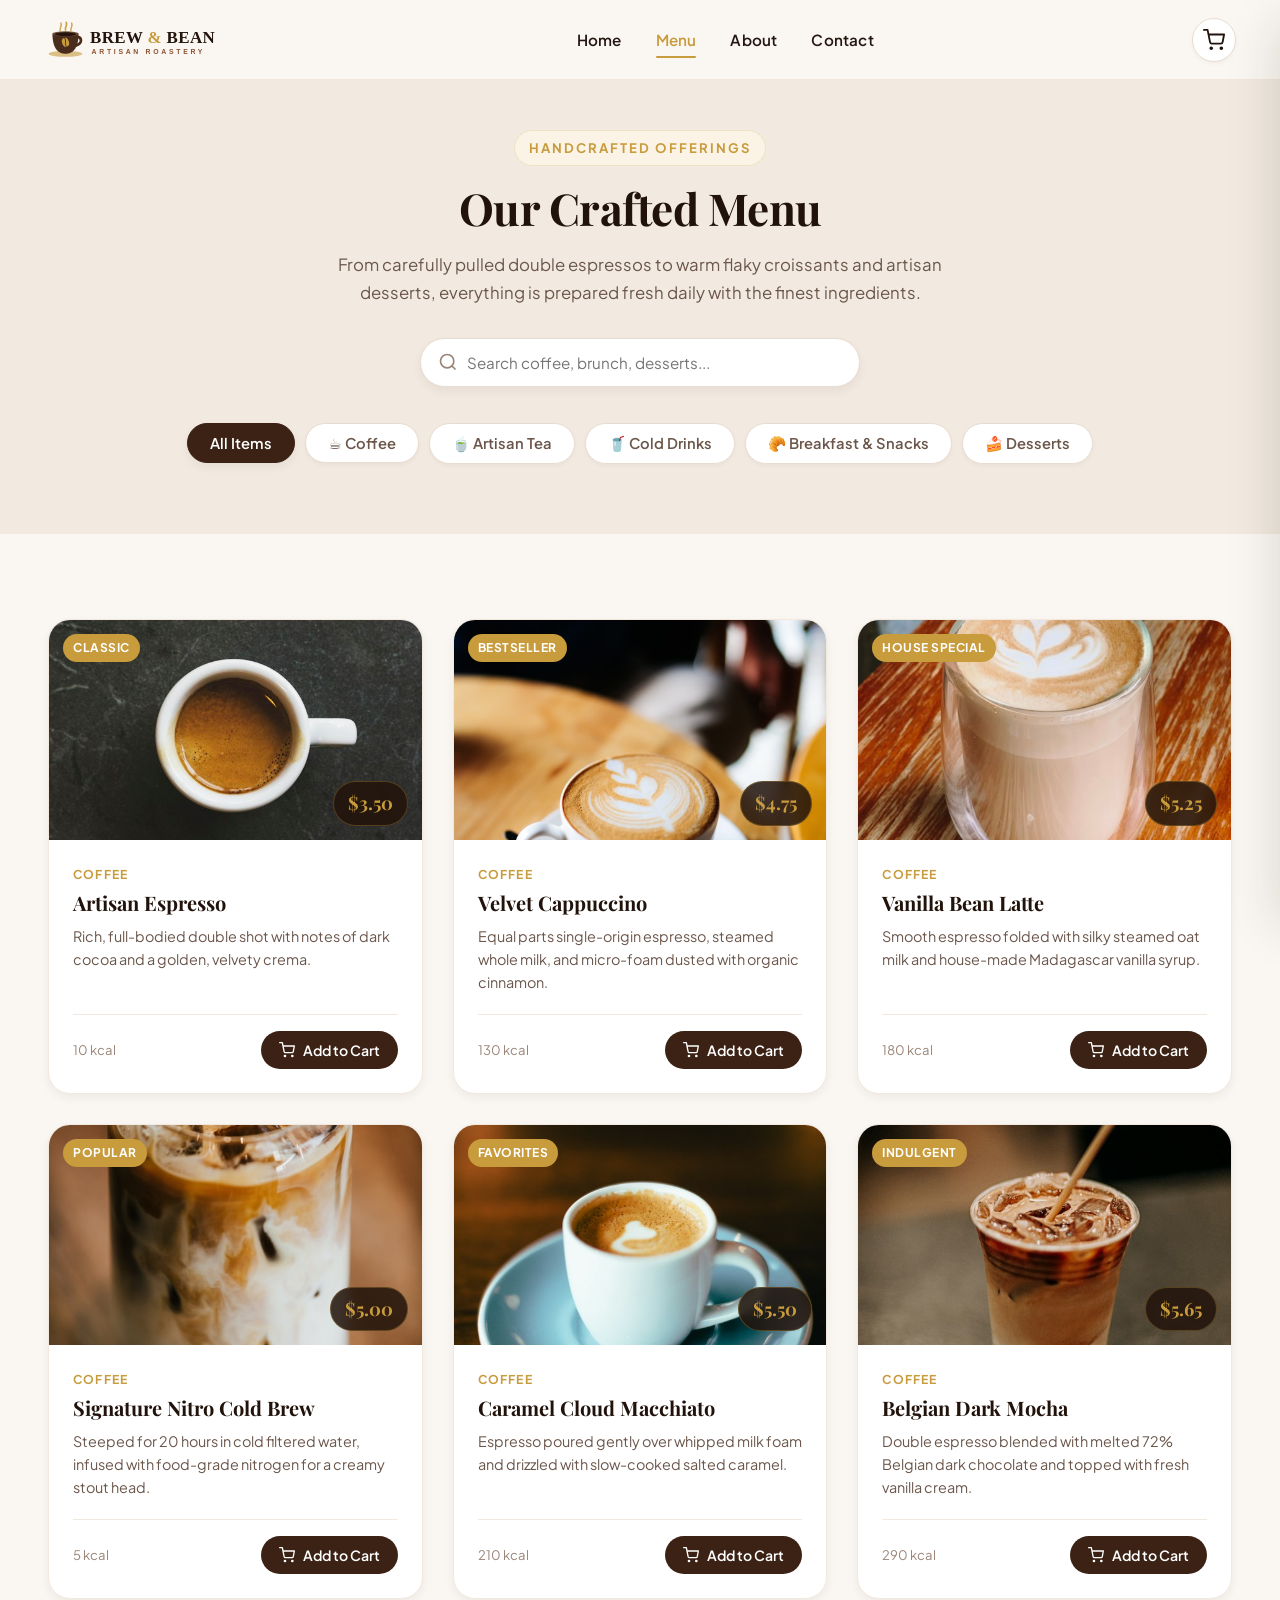
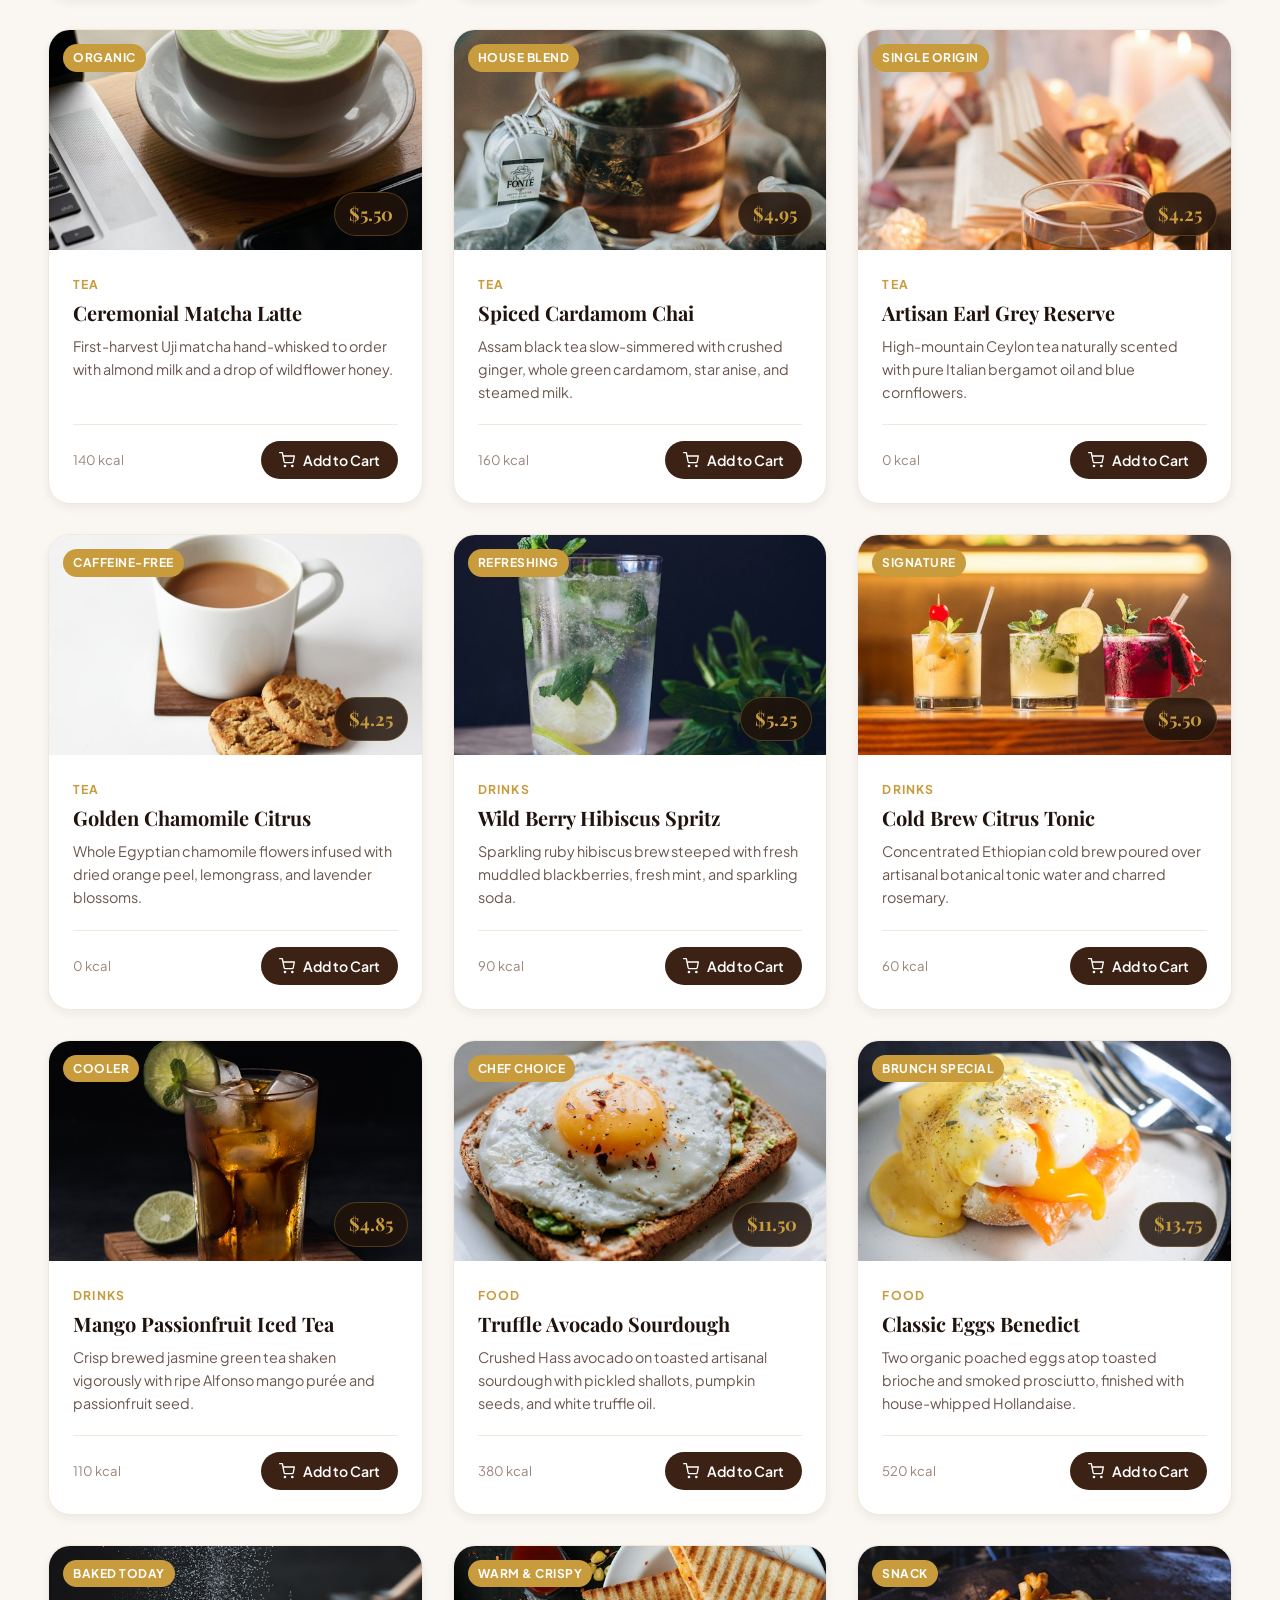
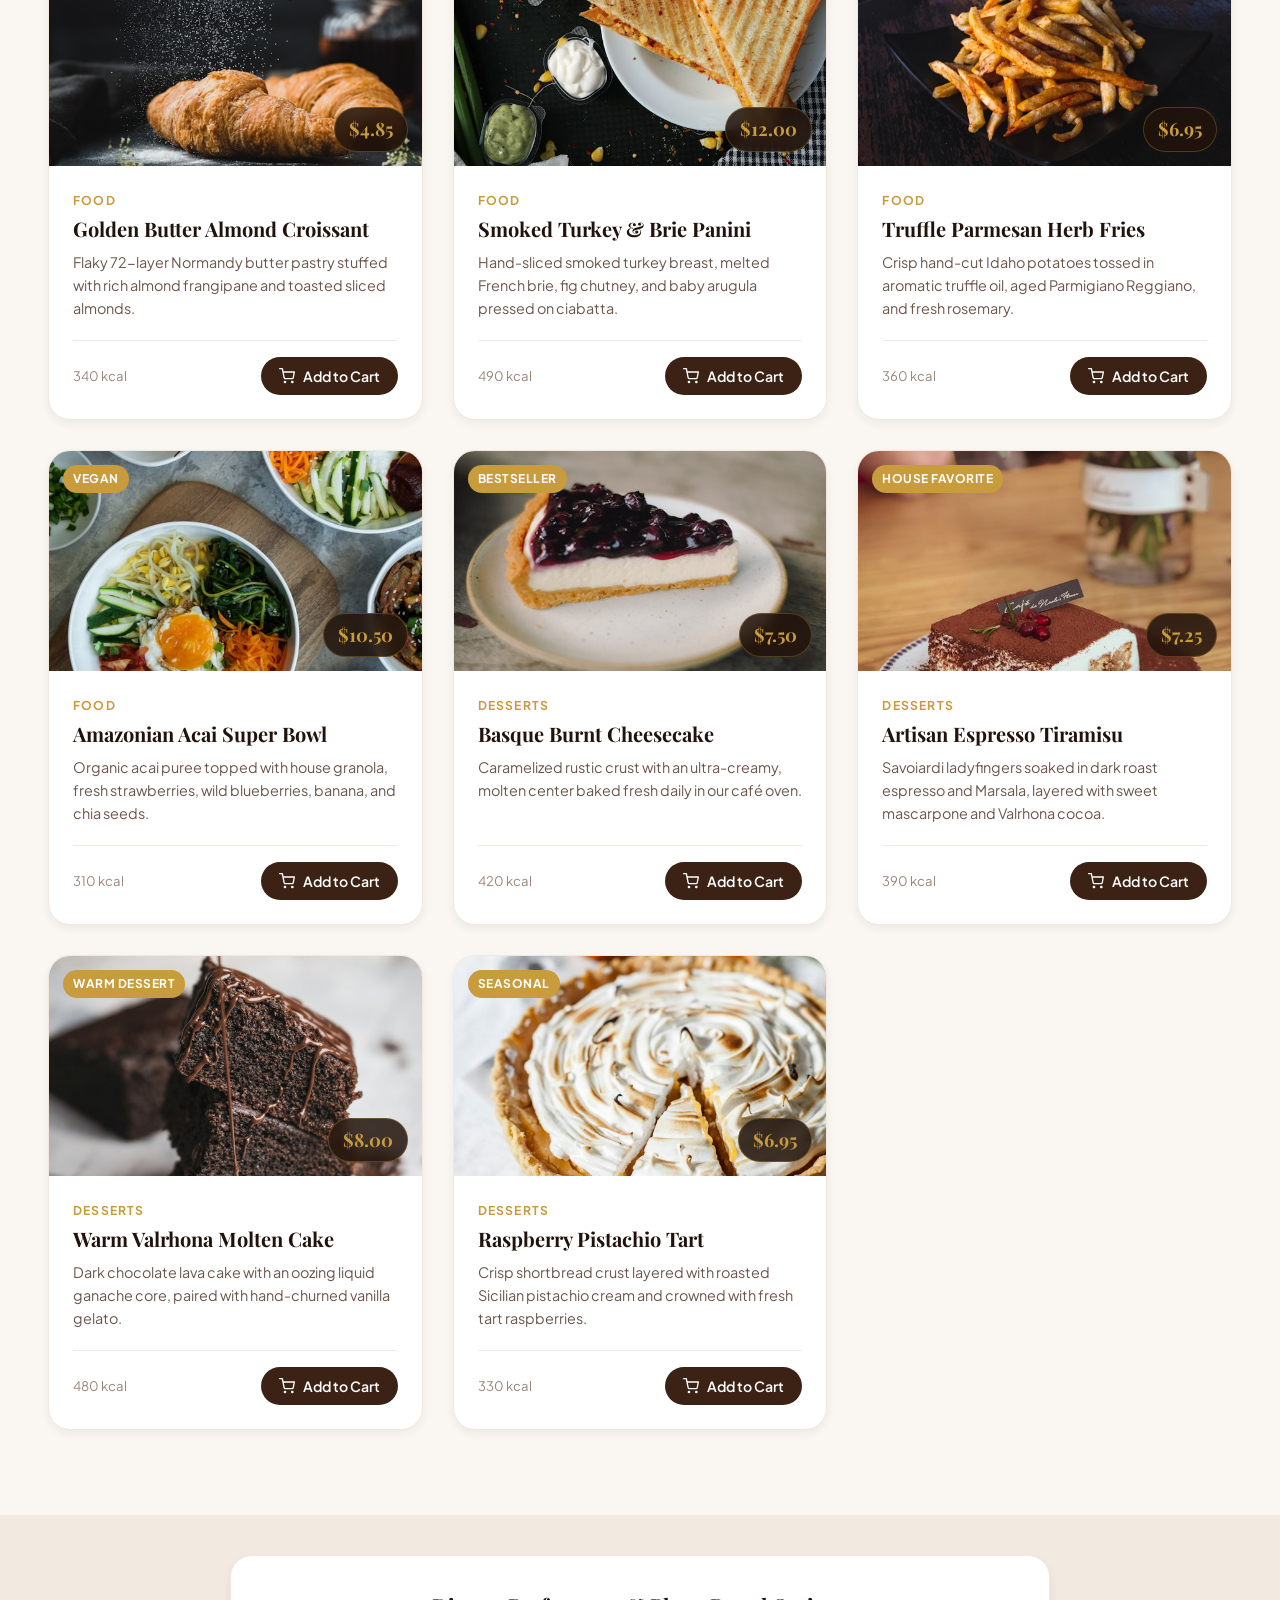
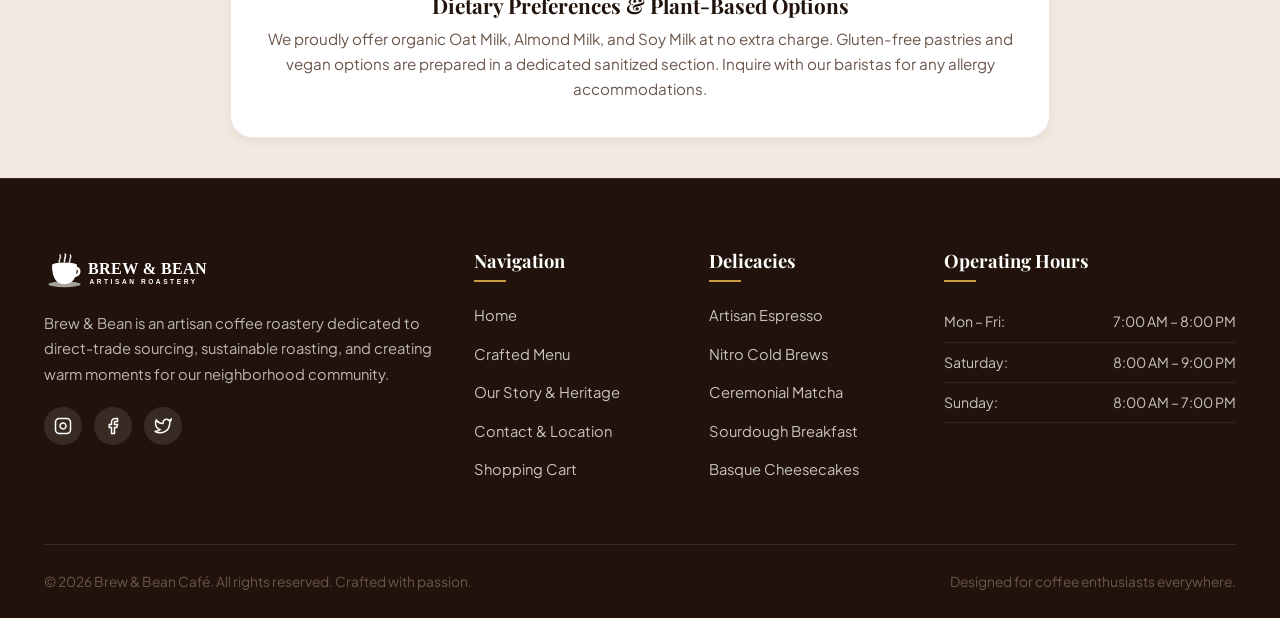
<file: menu.html>
<!DOCTYPE html>
<html lang="en">
<head>
  <meta charset="UTF-8" />
  <meta name="viewport" content="width=device-width, initial-scale=1.0" />
  <title>Crafted Menu | Brew &amp; Bean Café</title>
  <meta name="description" content="Explore the artisanal menu at Brew &amp; Bean Café: specialty coffees, ceremonial matcha, cold craft coolers, savory sourdough breakfasts, and freshly baked pastries." />

  <!-- Google Fonts Pair -->
  <link rel="preconnect" href="https://fonts.googleapis.com" />
  <link rel="preconnect" href="https://fonts.gstatic.com" crossorigin />
  <link href="https://fonts.googleapis.com/css2?family=Playfair+Display:ital,wght@0,500;0,700;0,800;1,400;1,700&family=Plus+Jakarta+Sans:wght@400;500;600;700;800&display=swap" rel="stylesheet" />

  <!-- Stylesheet -->
  <link rel="stylesheet" href="css/style.css" />
</head>
<body>
  <!-- Accessibility Skip Link -->
  <a href="#main-content" class="skip-link">Skip to main content</a>

  <!-- =========================================================================
       1. NAVIGATION HEADER
       ========================================================================= -->
  <header class="header" id="siteHeader">
    <div class="container navbar">
      <!-- Brand Logo -->
      <a href="index.html" class="nav-brand" aria-label="Brew and Bean Café Home">
        <img src="images/logo.svg" alt="Brew &amp; Bean Café" class="brand-logo-img" />
      </a>

      <!-- Desktop & Mobile Navigation Links -->
      <nav class="nav-menu" id="navMenu" aria-label="Primary Navigation">
        <a href="index.html" class="nav-link">Home</a>
        <a href="menu.html" class="nav-link active">Menu</a>
        <a href="about.html" class="nav-link">About</a>
        <a href="contact.html" class="nav-link">Contact</a>
      </nav>

      <!-- Nav Actions (Cart & Hamburger) -->
      <div class="nav-actions">
        <!-- Shopping Cart Toggle -->
        <button class="cart-toggle-btn js-open-cart" aria-label="View Shopping Cart">
          <svg width="22" height="22" viewBox="0 0 24 24" fill="none" stroke="currentColor" stroke-width="2" stroke-linecap="round" stroke-linejoin="round">
            <circle cx="9" cy="21" r="1"></circle>
            <circle cx="20" cy="21" r="1"></circle>
            <path d="M1 1h4l2.68 13.39a2 2 0 0 0 2 1.61h9.72a2 2 0 0 0 2-1.61L23 6H6"></path>
          </svg>
          <span class="cart-count-badge" style="display: none;">0</span>
        </button>

        <!-- Mobile Menu Toggle Button -->
        <button class="hamburger" id="hamburgerBtn" aria-label="Toggle Navigation Menu" aria-expanded="false" aria-controls="navMenu">
          <span></span>
          <span></span>
          <span></span>
        </button>
      </div>
    </div>
  </header>

  <!-- =========================================================================
       2. MAIN CONTENT
       ========================================================================= -->
  <main id="main-content">
    
    <!-- Menu Header Banner -->
    <section class="section section-alt" style="padding: 50px 0 30px;" aria-label="Menu Introduction">
      <div class="container">
        <div class="section-header reveal-on-scroll" style="margin-bottom: 30px;">
          <span class="section-tag">Handcrafted Offerings</span>
          <h1 class="section-title">Our Crafted Menu</h1>
          <p class="section-subtitle">From carefully pulled double espressos to warm flaky croissants and artisan desserts, everything is prepared fresh daily with the finest ingredients.</p>
        </div>

        <!-- Search Bar -->
        <div class="menu-search-wrapper reveal-on-scroll">
          <svg class="menu-search-icon" width="20" height="20" viewBox="0 0 24 24" fill="none" stroke="currentColor" stroke-width="2"><circle cx="11" cy="11" r="8"></circle><line x1="21" y1="21" x2="16.65" y2="16.65"></line></svg>
          <input type="text" id="menuSearchInput" class="menu-search-input" placeholder="Search coffee, brunch, desserts..." aria-label="Search menu items" />
        </div>

        <!-- Category Filter Buttons -->
        <div class="menu-filter-bar reveal-on-scroll" role="tablist" aria-label="Filter Menu by Category">
          <button class="filter-btn active" data-category="all" role="tab" aria-selected="true">All Items</button>
          <button class="filter-btn" data-category="coffee" role="tab" aria-selected="false">☕ Coffee</button>
          <button class="filter-btn" data-category="tea" role="tab" aria-selected="false">🍵 Artisan Tea</button>
          <button class="filter-btn" data-category="drinks" role="tab" aria-selected="false">🥤 Cold Drinks</button>
          <button class="filter-btn" data-category="food" role="tab" aria-selected="false">🥐 Breakfast &amp; Snacks</button>
          <button class="filter-btn" data-category="desserts" role="tab" aria-selected="false">🍰 Desserts</button>
        </div>
      </div>
    </section>

    <!-- Menu Items Grid -->
    <section class="section" aria-label="Menu Items List">
      <div class="container">
        <div class="menu-grid" id="menuGridContainer">
          <!-- Dynamically populated by MenuController in js/script.js -->
        </div>
      </div>
    </section>

    <!-- Dietary & Sourcing Notice -->
    <section class="section section-alt" style="padding: 40px 0;" aria-label="Dietary and Customization Notice">
      <div class="container">
        <div class="pillar-card" style="text-align: center; max-width: 820px; margin: 0 auto;">
          <h3 style="font-size: 1.3rem; margin-bottom: 8px;">Dietary Preferences &amp; Plant-Based Options</h3>
          <p style="font-size: 0.95rem; color: var(--clr-text-muted);">We proudly offer organic Oat Milk, Almond Milk, and Soy Milk at no extra charge. Gluten-free pastries and vegan options are prepared in a dedicated sanitized section. Inquire with our baristas for any allergy accommodations.</p>
        </div>
      </div>
    </section>

  </main>

  <!-- =========================================================================
       3. SHOPPING CART DRAWER (Global Component)
       ========================================================================= -->
  <div class="drawer-backdrop" id="drawerBackdrop"></div>

  <aside class="cart-drawer" id="cartDrawer" aria-label="Shopping Cart Drawer">
    <div class="cart-header">
      <div class="cart-title-wrapper">
        <svg width="22" height="22" viewBox="0 0 24 24" fill="none" stroke="currentColor" stroke-width="2"><path d="M1 1h4l2.68 13.39a2 2 0 0 0 2 1.61h9.72a2 2 0 0 0 2-1.61L23 6H6"></path></svg>
        <h3>Your Order</h3>
      </div>
      <button class="close-drawer-btn" id="closeCartDrawer" aria-label="Close cart drawer">
        <svg width="20" height="20" viewBox="0 0 24 24" fill="none" stroke="currentColor" stroke-width="2.5"><line x1="18" y1="6" x2="6" y2="18"></line><line x1="6" y1="6" x2="18" y2="18"></line></svg>
      </button>
    </div>

    <!-- Dynamic Cart Item List -->
    <div class="cart-items-list" id="cartDrawerItems"></div>

    <!-- Empty State -->
    <div class="cart-empty-state" id="cartEmptyState">
      <div class="cart-empty-icon">
        <svg width="36" height="36" viewBox="0 0 24 24" fill="none" stroke="currentColor" stroke-width="2"><circle cx="9" cy="21" r="1"></circle><circle cx="20" cy="21" r="1"></circle><path d="M1 1h4l2.68 13.39a2 2 0 0 0 2 1.61h9.72a2 2 0 0 0 2-1.61L23 6H6"></path></svg>
      </div>
      <h4>Your cart is empty</h4>
      <p>Discover our single-origin coffees, fresh teas, and warm scratch pastries.</p>
      <button class="btn btn-primary btn-sm" onclick="window.closeCartDrawer()">Browse Menu</button>
    </div>

    <!-- Cart Footer with Pricing & Actions -->
    <div class="cart-footer" id="cartDrawerFooter" style="display: none;">
      <div class="cart-summary-row">
        <span>Subtotal</span>
        <span id="cartSubtotal">$0.00</span>
      </div>
      <div class="cart-summary-row">
        <span>Estimated Tax (8%)</span>
        <span id="cartTax">$0.00</span>
      </div>
      <div class="cart-summary-row total">
        <span>Total</span>
        <span id="cartTotal" class="text-gold">$0.00</span>
      </div>

      <div class="cart-footer-actions">
        <button class="btn btn-accent" id="cartCheckoutBtn" style="width: 100%;">
          <span>Proceed to Checkout</span>
          <svg width="18" height="18" viewBox="0 0 24 24" fill="none" stroke="currentColor" stroke-width="2"><line x1="5" y1="12" x2="19" y2="12"></line><polyline points="12 5 19 12 12 19"></polyline></svg>
        </button>
        <button class="btn-clear-cart" onclick="CartEngine.clearCart()">Clear Entire Cart</button>
      </div>
    </div>
  </aside>

  <!-- =========================================================================
       4. CHECKOUT MODAL (Global Component)
       ========================================================================= -->
  <div class="modal-wrapper" id="checkoutModal" role="dialog" aria-modal="true" aria-labelledby="checkoutModalTitle">
    <div class="modal-backdrop" id="checkoutModalBackdrop"></div>

    <div class="modal-dialog">
      <!-- Checkout Form View -->
      <div id="checkoutFormView">
        <div class="modal-header">
          <h3 id="checkoutModalTitle" style="font-size: 1.3rem;">Complete Your Order</h3>
          <button class="close-drawer-btn" id="closeCheckoutModal" aria-label="Close modal">
            <svg width="20" height="20" viewBox="0 0 24 24" fill="none" stroke="currentColor" stroke-width="2.5"><line x1="18" y1="6" x2="6" y2="18"></line><line x1="6" y1="6" x2="18" y2="18"></line></svg>
          </button>
        </div>

        <form class="modal-body" id="checkoutForm" novalidate>
          <div style="background: var(--clr-bg); border: 1px solid var(--clr-border); border-radius: var(--radius-md); padding: 16px; margin-bottom: 22px;">
            <div style="display: flex; justify-content: space-between; font-weight: 700; margin-bottom: 10px; font-size: 0.95rem;">
              <span>Order Items Summary</span>
              <span id="checkoutModalTotal" class="text-gold">$0.00</span>
            </div>
            <div id="checkoutOrderSummary" style="max-height: 120px; overflow-y: auto; padding-right: 6px;"></div>
          </div>

          <div class="form-grid">
            <div class="form-group">
              <label for="checkoutName" class="form-label">Full Name <span class="required">*</span></label>
              <input type="text" id="checkoutName" class="form-control" placeholder="Jane Doe" required />
              <span class="error-hint">Please enter your name</span>
            </div>

            <div class="form-group">
              <label for="checkoutPhone" class="form-label">Phone Number <span class="required">*</span></label>
              <input type="tel" id="checkoutPhone" class="form-control" placeholder="(555) 000-0000" required />
              <span class="error-hint">Please enter a valid phone number</span>
            </div>

            <div class="form-group full-width">
              <label for="checkoutEmail" class="form-label">Email Address <span class="required">*</span></label>
              <input type="email" id="checkoutEmail" class="form-control" placeholder="jane@example.com" required />
              <span class="error-hint">Please enter a valid email for order receipt</span>
            </div>

            <div class="form-group full-width">
              <label for="checkoutOrderType" class="form-label">Order Type <span class="required">*</span></label>
              <select id="checkoutOrderType" class="form-control">
                <option value="dine-in">Dine-in (At Café)</option>
                <option value="takeout">Takeout (Quick Pickup)</option>
                <option value="delivery">Local Delivery (Within 5 Miles)</option>
              </select>
            </div>

            <div class="form-group full-width" id="checkoutLocationGroup">
              <label for="checkoutLocation" class="form-label" id="checkoutLocationLabel">Table Number <span class="required">*</span></label>
              <input type="text" id="checkoutLocation" class="form-control" placeholder="e.g., Table 4 or Patio 2" />
              <span class="error-hint">Please provide your table or address</span>
            </div>

            <div class="form-group full-width">
              <label for="checkoutNotes" class="form-label">Special Instructions &amp; Dietary Notes</label>
              <textarea id="checkoutNotes" class="form-control" placeholder="Extra oat milk, less ice, allergy notices..." style="min-height: 70px;"></textarea>
            </div>
          </div>

          <button type="submit" class="btn btn-accent" style="width: 100%; margin-top: 10px;">
            <span>Place Order Now</span>
            <svg width="18" height="18" viewBox="0 0 24 24" fill="none" stroke="currentColor" stroke-width="2"><polyline points="20 6 9 17 4 12"></polyline></svg>
          </button>
        </form>
      </div>

      <!-- Confirmation Success View -->
      <div id="checkoutSuccessView" class="order-success-screen" style="display: none;">
        <div class="order-success-icon">
          <svg width="40" height="40" viewBox="0 0 24 24" fill="none" stroke="currentColor" stroke-width="2.5"><polyline points="20 6 9 17 4 12"></polyline></svg>
        </div>
        <h3 style="font-size: 1.6rem; margin-bottom: 8px;">Order Confirmed!</h3>
        <p style="color: var(--clr-text-muted); max-width: 440px; margin: 0 auto;">Your order has been transmitted straight to the barista station.</p>
        <div class="order-id-badge" id="confirmedOrderId">#BB-89241</div>
        <p id="confirmedOrderMessage" style="font-size: 0.95rem; margin-bottom: 26px;"></p>
        <button class="btn btn-primary" onclick="UIController.closeCheckoutModal()">Back to Café</button>
      </div>
    </div>
  </div>

  <!-- Back to Top Button -->
  <button class="back-to-top" id="backToTop" aria-label="Scroll back to top of page">
    <svg width="20" height="20" viewBox="0 0 24 24" fill="none" stroke="currentColor" stroke-width="2.5"><polyline points="18 15 12 9 6 15"></polyline></svg>
  </button>

  <!-- =========================================================================
       5. FOOTER
       ========================================================================= -->
  <footer class="footer">
    <div class="container">
      <div class="footer-grid">
        <div class="footer-col footer-about">
          <img src="images/logo.svg" alt="Brew &amp; Bean Logo" style="height: 44px; margin-bottom: 18px; filter: brightness(0) invert(1);" />
          <p>Brew &amp; Bean is an artisan coffee roastery dedicated to direct-trade sourcing, sustainable roasting, and creating warm moments for our neighborhood community.</p>
          <div class="social-links">
            <a href="#" class="social-btn" aria-label="Instagram">
              <svg width="18" height="18" viewBox="0 0 24 24" fill="none" stroke="currentColor" stroke-width="2"><rect x="2" y="2" width="20" height="20" rx="5" ry="5"></rect><path d="M16 11.37A4 4 0 1 1 12.63 8 4 4 0 0 1 16 11.37z"></path><line x1="17.5" y1="6.5" x2="17.51" y2="6.5"></line></svg>
            </a>
            <a href="#" class="social-btn" aria-label="Facebook">
              <svg width="18" height="18" viewBox="0 0 24 24" fill="none" stroke="currentColor" stroke-width="2"><path d="M18 2h-3a5 5 0 0 0-5 5v3H7v4h3v8h4v-8h3l1-4h-4V7a1 1 0 0 1 1-1h3z"></path></svg>
            </a>
            <a href="#" class="social-btn" aria-label="Twitter">
              <svg width="18" height="18" viewBox="0 0 24 24" fill="none" stroke="currentColor" stroke-width="2"><path d="M23 3a10.9 10.9 0 0 1-3.14 1.53 4.48 4.48 0 0 0-7.86 3v1A10.66 10.66 0 0 1 3 4s-4 9 5 13a11.64 11.64 0 0 1-7 2c9 5 20 0 20-11.5a4.5 4.5 0 0 0-.08-.83A7.72 7.72 0 0 0 23 3z"></path></svg>
            </a>
          </div>
        </div>

        <div class="footer-col">
          <h4>Navigation</h4>
          <ul class="footer-links">
            <li><a href="index.html">Home</a></li>
            <li><a href="menu.html">Crafted Menu</a></li>
            <li><a href="about.html">Our Story &amp; Heritage</a></li>
            <li><a href="contact.html">Contact &amp; Location</a></li>
            <li><a href="#" class="js-open-cart">Shopping Cart</a></li>
          </ul>
        </div>

        <div class="footer-col">
          <h4>Delicacies</h4>
          <ul class="footer-links">
            <li><a href="menu.html">Artisan Espresso</a></li>
            <li><a href="menu.html">Nitro Cold Brews</a></li>
            <li><a href="menu.html">Ceremonial Matcha</a></li>
            <li><a href="menu.html">Sourdough Breakfast</a></li>
            <li><a href="menu.html">Basque Cheesecakes</a></li>
          </ul>
        </div>

        <div class="footer-col">
          <h4>Operating Hours</h4>
          <ul class="footer-hours-list">
            <li><span>Mon &ndash; Fri:</span> <span>7:00 AM &ndash; 8:00 PM</span></li>
            <li><span>Saturday:</span> <span>8:00 AM &ndash; 9:00 PM</span></li>
            <li><span>Sunday:</span> <span>8:00 AM &ndash; 7:00 PM</span></li>
          </ul>
        </div>
      </div>

      <div class="footer-bottom">
        <p>&copy; 2026 Brew &amp; Bean Café. All rights reserved. Crafted with passion.</p>
        <p>Designed for coffee enthusiasts everywhere.</p>
      </div>
    </div>
  </footer>

  <!-- Master JavaScript -->
  <script src="js/script.js"></script>
</body>
</html>
</file>
<file: css/style.css>
/* ==========================================================================
   BREW & BEAN CAFÉ - MASTER STYLESHEET
   Pure Vanilla CSS3 - Modern, Responsive, Accessible, Premium Aesthetics
   ========================================================================== */

/* --------------------------------------------------------------------------
   1. CSS Variables & Design Tokens
   -------------------------------------------------------------------------- */
:root {
  /* Color Palette */
  --clr-primary: #3B2215;         /* Rich Coffee Bean */
  --clr-primary-dark: #21130B;    /* Deep Espresso */
  --clr-primary-light: #5A3825;   /* Warm Roast */
  --clr-secondary: #8C5332;       /* Warm Cinnamon */
  --clr-accent: #C89B3C;          /* Artisan Gold */
  --clr-accent-hover: #B48729;    /* Deep Gold */
  --clr-accent-light: #FBF4E6;    /* Cream Gold Tint */
  --clr-accent-glow: rgba(200, 155, 60, 0.25);

  --clr-bg: #FAF7F2;              /* Warm Alabaster Cream */
  --clr-bg-alt: #F2EAE0;          /* Soft Latte Cream */
  --clr-surface: #FFFFFF;         /* Crisp White Card */
  --clr-surface-muted: #F8F3EC;   /* Subtle Inset */
  
  --clr-text: #241711;            /* Dark Roast Text */
  --clr-text-muted: #6B564B;      /* Medium Muted Warm */
  --clr-text-light: #9B8679;      /* Light Muted */
  --clr-text-inverse: #FFFFFF;

  --clr-border: #E8DCD1;
  --clr-border-light: #F2E8DE;
  --clr-border-focus: #C89B3C;

  --clr-success: #2A7E4F;
  --clr-success-bg: #E8F5EE;
  --clr-danger: #C0392B;
  --clr-danger-bg: #FDF0ED;
  --clr-warning: #D97706;

  /* Typography */
  --font-heading: 'Playfair Display', Georgia, 'Times New Roman', serif;
  --font-body: 'Plus Jakarta Sans', system-ui, -apple-system, BlinkMacSystemFont, 'Segoe UI', Roboto, sans-serif;

  /* Shadows */
  --shadow-xs: 0 2px 4px rgba(33, 19, 11, 0.04);
  --shadow-sm: 0 4px 10px rgba(33, 19, 11, 0.06);
  --shadow-md: 0 8px 24px rgba(33, 19, 11, 0.08);
  --shadow-lg: 0 16px 36px rgba(33, 19, 11, 0.12);
  --shadow-xl: 0 24px 50px rgba(33, 19, 11, 0.16);
  --shadow-hover: 0 14px 30px rgba(74, 44, 29, 0.18);

  /* Border Radii */
  --radius-xs: 4px;
  --radius-sm: 8px;
  --radius-md: 14px;
  --radius-lg: 22px;
  --radius-xl: 32px;
  --radius-full: 9999px;

  /* Transitions */
  --transition-fast: 0.18s cubic-bezier(0.4, 0, 0.2, 1);
  --transition-smooth: 0.3s cubic-bezier(0.4, 0, 0.2, 1);
  --transition-spring: 0.45s cubic-bezier(0.34, 1.56, 0.64, 1);

  /* Layout */
  --header-height: 80px;
  --max-width: 1240px;
  --section-padding: 85px 24px;
}

/* --------------------------------------------------------------------------
   2. Reset & Base Styles
   -------------------------------------------------------------------------- */
*, *::before, *::after {
  box-sizing: border-box;
  margin: 0;
  padding: 0;
}

html {
  scroll-behavior: smooth;
  font-size: 16px;
  -webkit-text-size-adjust: 100%;
}

body {
  font-family: var(--font-body);
  color: var(--clr-text);
  background-color: var(--clr-bg);
  line-height: 1.65;
  overflow-x: hidden;
  display: flex;
  flex-direction: column;
  min-height: 100vh;
}

img, svg, video {
  display: block;
  max-width: 100%;
  height: auto;
}

a {
  color: inherit;
  text-decoration: none;
  transition: color var(--transition-fast);
}

button, input, select, textarea {
  font-family: inherit;
  font-size: inherit;
  border: none;
  outline: none;
  background: none;
}

button {
  cursor: pointer;
}

ul, ol {
  list-style: none;
}

h1, h2, h3, h4, h5, h6 {
  font-family: var(--font-heading);
  color: var(--clr-primary-dark);
  line-height: 1.25;
  font-weight: 700;
}

p {
  color: var(--clr-text-muted);
}

/* Skip link for accessibility */
.skip-link {
  position: absolute;
  top: -60px;
  left: 20px;
  background: var(--clr-accent);
  color: #fff;
  padding: 10px 18px;
  border-radius: var(--radius-sm);
  font-weight: 600;
  z-index: 9999;
  transition: top 0.2s ease;
}
.skip-link:focus {
  top: 20px;
}

/* --------------------------------------------------------------------------
   3. Utility Classes & Layout
   -------------------------------------------------------------------------- */
.container {
  width: 100%;
  max-width: var(--max-width);
  margin-inline: auto;
  padding-inline: 24px;
}

.section {
  padding: var(--section-padding);
}

.section-alt {
  background-color: var(--clr-bg-alt);
}

.section-header {
  text-align: center;
  max-width: 680px;
  margin: 0 auto 50px;
}

.section-tag {
  display: inline-flex;
  align-items: center;
  gap: 8px;
  font-size: 0.82rem;
  font-weight: 700;
  text-transform: uppercase;
  letter-spacing: 2px;
  color: var(--clr-accent);
  background-color: var(--clr-accent-light);
  padding: 6px 14px;
  border-radius: var(--radius-full);
  margin-bottom: 14px;
  border: 1px solid rgba(200, 155, 60, 0.2);
}

.section-title {
  font-size: clamp(2rem, 3.8vw, 2.75rem);
  color: var(--clr-primary-dark);
  margin-bottom: 16px;
  letter-spacing: -0.5px;
}

.section-subtitle {
  font-size: 1.05rem;
  color: var(--clr-text-muted);
  line-height: 1.7;
}

.text-gold {
  color: var(--clr-accent);
}

/* Buttons */
.btn {
  display: inline-flex;
  align-items: center;
  justify-content: center;
  gap: 10px;
  padding: 13px 28px;
  font-size: 0.95rem;
  font-weight: 600;
  border-radius: var(--radius-full);
  transition: all var(--transition-smooth);
  white-space: nowrap;
  letter-spacing: 0.3px;
  box-shadow: var(--shadow-sm);
  position: relative;
  overflow: hidden;
}

.btn-primary {
  background: linear-gradient(135deg, var(--clr-primary), var(--clr-primary-light));
  color: var(--clr-text-inverse);
  border: 1px solid rgba(255, 255, 255, 0.1);
}
.btn-primary:hover {
  background: linear-gradient(135deg, var(--clr-primary-light), var(--clr-primary));
  box-shadow: var(--shadow-hover);
  transform: translateY(-2px);
  color: var(--clr-text-inverse);
}

.btn-accent {
  background: linear-gradient(135deg, var(--clr-accent), var(--clr-accent-hover));
  color: var(--clr-primary-dark);
  font-weight: 700;
}
.btn-accent:hover {
  background: linear-gradient(135deg, var(--clr-accent-hover), var(--clr-accent));
  box-shadow: 0 8px 20px var(--clr-accent-glow);
  transform: translateY(-2px);
}

.btn-outline {
  background-color: transparent;
  color: var(--clr-primary);
  border: 2px solid var(--clr-primary);
}
.btn-outline:hover {
  background-color: var(--clr-primary);
  color: var(--clr-text-inverse);
  transform: translateY(-2px);
}

.btn-outline-white {
  background-color: transparent;
  color: #FFFFFF;
  border: 2px solid rgba(255, 255, 255, 0.7);
  backdrop-filter: blur(4px);
}
.btn-outline-white:hover {
  background-color: #FFFFFF;
  color: var(--clr-primary-dark);
  border-color: #FFFFFF;
  transform: translateY(-2px);
}

.btn-sm {
  padding: 8px 18px;
  font-size: 0.85rem;
}

.btn-icon {
  width: 42px;
  height: 42px;
  padding: 0;
  border-radius: var(--radius-full);
}

/* Badges */
.badge {
  display: inline-block;
  padding: 4px 10px;
  border-radius: var(--radius-full);
  font-size: 0.75rem;
  font-weight: 700;
  text-transform: uppercase;
  letter-spacing: 0.5px;
}

.badge-gold {
  background: var(--clr-accent);
  color: #FFFFFF;
}

.badge-vegan {
  background: #EBF7EE;
  color: #1B7A3E;
}

.badge-popular {
  background: var(--clr-secondary);
  color: #FFFFFF;
}

/* --------------------------------------------------------------------------
   4. Sticky Navigation Bar & Header
   -------------------------------------------------------------------------- */
.header {
  position: sticky;
  top: 0;
  left: 0;
  width: 100%;
  height: var(--header-height);
  background-color: rgba(250, 247, 242, 0.94);
  backdrop-filter: blur(14px);
  -webkit-backdrop-filter: blur(14px);
  border-bottom: 1px solid var(--clr-border-light);
  z-index: 1000;
  transition: all var(--transition-smooth);
}

.header.scrolled {
  box-shadow: var(--shadow-md);
  background-color: rgba(250, 247, 242, 0.98);
  height: 72px;
}

.navbar {
  display: flex;
  align-items: center;
  justify-content: space-between;
  height: 100%;
}

.nav-brand {
  display: flex;
  align-items: center;
  gap: 12px;
}

.brand-logo-img {
  height: 46px;
  width: auto;
}

.nav-menu {
  display: flex;
  align-items: center;
  gap: 34px;
}

.nav-link {
  font-size: 0.95rem;
  font-weight: 600;
  color: var(--clr-text);
  position: relative;
  padding: 6px 0;
  letter-spacing: 0.2px;
}

.nav-link::after {
  content: '';
  position: absolute;
  bottom: 0;
  left: 0;
  width: 0;
  height: 2px;
  background-color: var(--clr-accent);
  transition: width var(--transition-smooth);
  border-radius: var(--radius-full);
}

.nav-link:hover,
.nav-link.active {
  color: var(--clr-accent);
}

.nav-link:hover::after,
.nav-link.active::after {
  width: 100%;
}

.nav-actions {
  display: flex;
  align-items: center;
  gap: 16px;
}

/* Cart Toggle Button */
.cart-toggle-btn {
  position: relative;
  display: flex;
  align-items: center;
  justify-content: center;
  width: 44px;
  height: 44px;
  border-radius: var(--radius-full);
  background-color: var(--clr-surface);
  color: var(--clr-primary-dark);
  border: 1px solid var(--clr-border);
  box-shadow: var(--shadow-xs);
  transition: all var(--transition-fast);
}

.cart-toggle-btn:hover {
  background-color: var(--clr-accent-light);
  border-color: var(--clr-accent);
  color: var(--clr-accent);
  transform: translateY(-2px);
}

.cart-count-badge {
  position: absolute;
  top: -4px;
  right: -4px;
  background-color: var(--clr-accent);
  color: #FFFFFF;
  font-size: 0.72rem;
  font-weight: 800;
  min-width: 20px;
  height: 20px;
  padding: 0 5px;
  border-radius: var(--radius-full);
  display: flex;
  align-items: center;
  justify-content: center;
  box-shadow: 0 2px 6px rgba(200, 155, 60, 0.4);
  transition: transform var(--transition-spring);
}

.cart-count-badge.bump {
  transform: scale(1.35);
}

/* Mobile Menu Toggle */
.hamburger {
  display: none;
  flex-direction: column;
  justify-content: center;
  align-items: center;
  gap: 5px;
  width: 42px;
  height: 42px;
  background-color: var(--clr-surface);
  border: 1px solid var(--clr-border);
  border-radius: var(--radius-sm);
  cursor: pointer;
  z-index: 1001;
}

.hamburger span {
  width: 22px;
  height: 2.5px;
  background-color: var(--clr-primary-dark);
  border-radius: 2px;
  transition: all var(--transition-smooth);
}

.hamburger.active span:nth-child(1) {
  transform: translateY(7.5px) rotate(45deg);
}

.hamburger.active span:nth-child(2) {
  opacity: 0;
  transform: translateX(-8px);
}

.hamburger.active span:nth-child(3) {
  transform: translateY(-7.5px) rotate(-45deg);
}

/* --------------------------------------------------------------------------
   5. Hero Section & Media Carousel
   -------------------------------------------------------------------------- */
.hero-section {
  position: relative;
  min-height: calc(90vh - var(--header-height));
  display: flex;
  align-items: center;
  overflow: hidden;
  background-color: var(--clr-primary-dark);
}

.hero-carousel {
  position: absolute;
  inset: 0;
  width: 100%;
  height: 100%;
}

.carousel-track {
  position: relative;
  width: 100%;
  height: 100%;
}

.carousel-slide {
  position: absolute;
  inset: 0;
  opacity: 0;
  visibility: hidden;
  transition: opacity 1.1s cubic-bezier(0.4, 0, 0.2, 1), transform 1.1s cubic-bezier(0.4, 0, 0.2, 1);
  transform: scale(1.04);
}

.carousel-slide.active {
  opacity: 1;
  visibility: visible;
  transform: scale(1);
}

.carousel-media {
  width: 100%;
  height: 100%;
  object-fit: cover;
  object-position: center;
}

.carousel-overlay {
  position: absolute;
  inset: 0;
  background: linear-gradient(
    135deg,
    rgba(33, 19, 11, 0.84) 0%,
    rgba(59, 34, 21, 0.65) 50%,
    rgba(33, 19, 11, 0.88) 100%
  );
  z-index: 2;
}

.hero-content {
  position: relative;
  z-index: 10;
  max-width: 760px;
  color: #FFFFFF;
  padding: 60px 0;
}

.hero-badge {
  display: inline-flex;
  align-items: center;
  gap: 10px;
  background: rgba(200, 155, 60, 0.2);
  border: 1px solid rgba(200, 155, 60, 0.4);
  backdrop-filter: blur(6px);
  color: #F8E7BE;
  font-size: 0.85rem;
  font-weight: 700;
  letter-spacing: 2px;
  text-transform: uppercase;
  padding: 8px 18px;
  border-radius: var(--radius-full);
  margin-bottom: 24px;
}

.hero-title {
  font-size: clamp(2.4rem, 5.5vw, 4.2rem);
  line-height: 1.15;
  color: #FFFFFF;
  margin-bottom: 22px;
  font-weight: 700;
  text-shadow: 0 4px 20px rgba(0, 0, 0, 0.4);
}

.hero-description {
  font-size: clamp(1.05rem, 1.8vw, 1.25rem);
  color: rgba(255, 255, 255, 0.88);
  line-height: 1.75;
  margin-bottom: 36px;
  max-width: 620px;
}

.hero-actions {
  display: flex;
  flex-wrap: wrap;
  gap: 16px;
  margin-bottom: 42px;
}

.hero-features-bar {
  display: grid;
  grid-template-columns: repeat(auto-fit, minmax(180px, 1fr));
  gap: 20px;
  padding-top: 30px;
  border-top: 1px solid rgba(255, 255, 255, 0.18);
}

.hero-feature-item {
  display: flex;
  align-items: center;
  gap: 12px;
}

.hero-feature-icon {
  width: 38px;
  height: 38px;
  background: rgba(200, 155, 60, 0.22);
  border-radius: var(--radius-full);
  display: flex;
  align-items: center;
  justify-content: center;
  color: var(--clr-accent);
  flex-shrink: 0;
}

.hero-feature-text h4 {
  font-size: 0.92rem;
  color: #FFFFFF;
  font-weight: 600;
  font-family: var(--font-body);
}

.hero-feature-text p {
  font-size: 0.8rem;
  color: rgba(255, 255, 255, 0.65);
}

/* Carousel Controls */
.carousel-btn {
  position: absolute;
  top: 50%;
  transform: translateY(-50%);
  width: 48px;
  height: 48px;
  background: rgba(255, 255, 255, 0.15);
  backdrop-filter: blur(8px);
  border: 1px solid rgba(255, 255, 255, 0.3);
  border-radius: var(--radius-full);
  color: #FFFFFF;
  display: flex;
  align-items: center;
  justify-content: center;
  cursor: pointer;
  z-index: 20;
  transition: all var(--transition-fast);
}

.carousel-btn:hover {
  background: var(--clr-accent);
  color: var(--clr-primary-dark);
  border-color: var(--clr-accent);
  transform: translateY(-50%) scale(1.08);
}

.carousel-btn.prev {
  left: 24px;
}

.carousel-btn.next {
  right: 24px;
}

.carousel-indicators {
  position: absolute;
  bottom: 24px;
  left: 50%;
  transform: translateX(-50%);
  display: flex;
  gap: 10px;
  z-index: 20;
}

.carousel-dot {
  width: 12px;
  height: 12px;
  border-radius: var(--radius-full);
  background: rgba(255, 255, 255, 0.35);
  border: none;
  cursor: pointer;
  transition: all var(--transition-smooth);
}

.carousel-dot.active {
  width: 34px;
  background: var(--clr-accent);
}

/* Ambient Video Play/Pause Switch */
.video-toggle-control {
  position: absolute;
  bottom: 24px;
  right: 24px;
  z-index: 20;
  display: flex;
  align-items: center;
  gap: 8px;
  background: rgba(20, 12, 8, 0.6);
  border: 1px solid rgba(255, 255, 255, 0.2);
  backdrop-filter: blur(6px);
  color: #FFFFFF;
  padding: 6px 14px;
  border-radius: var(--radius-full);
  font-size: 0.78rem;
  cursor: pointer;
  transition: all var(--transition-fast);
}
.video-toggle-control:hover {
  background: rgba(200, 155, 60, 0.3);
  border-color: var(--clr-accent);
}

/* --------------------------------------------------------------------------
   6. Value Props / Pillars Section
   -------------------------------------------------------------------------- */
.pillars-grid {
  display: grid;
  grid-template-columns: repeat(auto-fit, minmax(250px, 1fr));
  gap: 28px;
}

.pillar-card {
  background-color: var(--clr-surface);
  border: 1px solid var(--clr-border-light);
  border-radius: var(--radius-lg);
  padding: 36px 28px;
  text-align: center;
  transition: all var(--transition-smooth);
  box-shadow: var(--shadow-sm);
  position: relative;
}

.pillar-card::before {
  content: '';
  position: absolute;
  top: 0;
  left: 0;
  right: 0;
  height: 4px;
  background: linear-gradient(90deg, var(--clr-accent), var(--clr-secondary));
  border-radius: var(--radius-lg) var(--radius-lg) 0 0;
  opacity: 0;
  transition: opacity var(--transition-smooth);
}

.pillar-card:hover {
  transform: translateY(-8px);
  box-shadow: var(--shadow-hover);
  border-color: rgba(200, 155, 60, 0.3);
}

.pillar-card:hover::before {
  opacity: 1;
}

.pillar-icon-box {
  width: 70px;
  height: 70px;
  margin: 0 auto 22px;
  background: var(--clr-bg);
  border: 1px solid var(--clr-border);
  border-radius: var(--radius-md);
  display: flex;
  align-items: center;
  justify-content: center;
  color: var(--clr-accent);
  transition: all var(--transition-spring);
}

.pillar-card:hover .pillar-icon-box {
  background: var(--clr-accent);
  color: var(--clr-primary-dark);
  transform: scale(1.1) rotate(4deg);
}

.pillar-title {
  font-size: 1.25rem;
  margin-bottom: 12px;
}

.pillar-text {
  font-size: 0.92rem;
  color: var(--clr-text-muted);
}

/* --------------------------------------------------------------------------
   7. Menu Cards & Product Showcase
   -------------------------------------------------------------------------- */
.menu-filter-bar {
  display: flex;
  flex-wrap: wrap;
  align-items: center;
  justify-content: center;
  gap: 10px;
  margin-bottom: 40px;
}

.filter-btn {
  padding: 10px 22px;
  font-size: 0.92rem;
  font-weight: 600;
  border-radius: var(--radius-full);
  background-color: var(--clr-surface);
  color: var(--clr-text-muted);
  border: 1px solid var(--clr-border);
  box-shadow: var(--shadow-xs);
  transition: all var(--transition-smooth);
}

.filter-btn:hover {
  color: var(--clr-primary-dark);
  border-color: var(--clr-accent);
  transform: translateY(-1px);
}

.filter-btn.active {
  background-color: var(--clr-primary);
  color: #FFFFFF;
  border-color: var(--clr-primary);
  box-shadow: var(--shadow-sm);
}

.menu-search-wrapper {
  max-width: 440px;
  margin: 0 auto 36px;
  position: relative;
}

.menu-search-input {
  width: 100%;
  padding: 14px 20px 14px 46px;
  background-color: var(--clr-surface);
  border: 1px solid var(--clr-border);
  border-radius: var(--radius-full);
  font-size: 0.95rem;
  box-shadow: var(--shadow-sm);
  transition: all var(--transition-fast);
}

.menu-search-input:focus {
  border-color: var(--clr-accent);
  box-shadow: 0 0 0 3px var(--clr-accent-glow);
}

.menu-search-icon {
  position: absolute;
  left: 18px;
  top: 50%;
  transform: translateY(-50%);
  color: var(--clr-text-light);
  pointer-events: none;
}

.menu-grid {
  display: grid;
  grid-template-columns: repeat(auto-fill, minmax(285px, 1fr));
  gap: 30px;
}

.product-card {
  background-color: var(--clr-surface);
  border: 1px solid var(--clr-border-light);
  border-radius: var(--radius-lg);
  overflow: hidden;
  display: flex;
  flex-direction: column;
  box-shadow: var(--shadow-sm);
  transition: all var(--transition-smooth);
  position: relative;
}

.product-card:hover {
  transform: translateY(-6px);
  box-shadow: var(--shadow-hover);
  border-color: rgba(200, 155, 60, 0.35);
}

.product-media {
  position: relative;
  width: 100%;
  height: 220px;
  overflow: hidden;
  background-color: var(--clr-bg-alt);
}

.product-img {
  width: 100%;
  height: 100%;
  object-fit: cover;
  transition: transform 0.6s cubic-bezier(0.4, 0, 0.2, 1);
}

.product-card:hover .product-img {
  transform: scale(1.08);
}

.product-badge-group {
  position: absolute;
  top: 14px;
  left: 14px;
  display: flex;
  flex-direction: column;
  gap: 6px;
  z-index: 2;
}

.product-price-tag {
  position: absolute;
  bottom: 14px;
  right: 14px;
  background: rgba(33, 19, 11, 0.85);
  backdrop-filter: blur(6px);
  color: var(--clr-accent);
  font-family: var(--font-heading);
  font-size: 1.15rem;
  font-weight: 700;
  padding: 6px 14px;
  border-radius: var(--radius-full);
  border: 1px solid rgba(200, 155, 60, 0.3);
}

.product-body {
  padding: 24px;
  display: flex;
  flex-direction: column;
  flex-grow: 1;
}

.product-category {
  font-size: 0.76rem;
  font-weight: 700;
  text-transform: uppercase;
  letter-spacing: 1.2px;
  color: var(--clr-accent);
  margin-bottom: 6px;
}

.product-title {
  font-size: 1.25rem;
  margin-bottom: 10px;
  color: var(--clr-primary-dark);
}

.product-desc {
  font-size: 0.9rem;
  color: var(--clr-text-muted);
  line-height: 1.6;
  margin-bottom: 20px;
  flex-grow: 1;
}

.product-footer {
  display: flex;
  align-items: center;
  justify-content: space-between;
  padding-top: 16px;
  border-top: 1px solid var(--clr-border-light);
}

.product-calories {
  font-size: 0.82rem;
  color: var(--clr-text-light);
}

.btn-add-cart {
  display: inline-flex;
  align-items: center;
  gap: 8px;
  background-color: var(--clr-primary);
  color: #FFFFFF;
  padding: 10px 18px;
  border-radius: var(--radius-full);
  font-size: 0.88rem;
  font-weight: 600;
  transition: all var(--transition-fast);
}

.btn-add-cart:hover {
  background-color: var(--clr-accent);
  color: var(--clr-primary-dark);
  transform: translateY(-2px);
  box-shadow: 0 4px 12px var(--clr-accent-glow);
}

/* --------------------------------------------------------------------------
   8. About Story Teaser & Heritage
   -------------------------------------------------------------------------- */
.story-grid {
  display: grid;
  grid-template-columns: 1fr 1fr;
  gap: 50px;
  align-items: center;
}

.story-media {
  position: relative;
}

.story-img-main {
  width: 100%;
  height: 480px;
  object-fit: cover;
  border-radius: var(--radius-xl);
  box-shadow: var(--shadow-lg);
}

.story-experience-card {
  position: absolute;
  bottom: -24px;
  right: -20px;
  background: var(--clr-surface);
  border: 1px solid var(--clr-border);
  padding: 22px 28px;
  border-radius: var(--radius-lg);
  box-shadow: var(--shadow-xl);
  display: flex;
  align-items: center;
  gap: 16px;
  max-width: 260px;
}

.experience-number {
  font-family: var(--font-heading);
  font-size: 2.8rem;
  font-weight: 800;
  color: var(--clr-accent);
  line-height: 1;
}

.experience-text {
  font-size: 0.86rem;
  font-weight: 600;
  color: var(--clr-primary-dark);
  line-height: 1.35;
}

.story-content h2 {
  font-size: clamp(2rem, 3.2vw, 2.75rem);
  margin-bottom: 20px;
}

.story-content p {
  margin-bottom: 18px;
  font-size: 1rem;
}

.story-features {
  display: grid;
  grid-template-columns: 1fr 1fr;
  gap: 16px;
  margin: 28px 0 34px;
}

.story-check-item {
  display: flex;
  align-items: center;
  gap: 10px;
  font-size: 0.92rem;
  font-weight: 600;
  color: var(--clr-primary-dark);
}

.story-check-item svg {
  color: var(--clr-accent);
  flex-shrink: 0;
}

/* --------------------------------------------------------------------------
   9. Coffee-Making Process Timeline
   -------------------------------------------------------------------------- */
.process-grid {
  display: grid;
  grid-template-columns: repeat(auto-fit, minmax(250px, 1fr));
  gap: 30px;
  position: relative;
}

.process-step {
  background: var(--clr-surface);
  border: 1px solid var(--clr-border-light);
  border-radius: var(--radius-lg);
  padding: 36px 24px;
  text-align: center;
  position: relative;
  transition: all var(--transition-smooth);
}

.process-step:hover {
  transform: translateY(-6px);
  box-shadow: var(--shadow-hover);
  border-color: var(--clr-accent);
}

.step-badge {
  position: absolute;
  top: -16px;
  left: 50%;
  transform: translateX(-50%);
  background: var(--clr-accent);
  color: #FFFFFF;
  font-family: var(--font-heading);
  font-weight: 700;
  font-size: 0.9rem;
  padding: 4px 16px;
  border-radius: var(--radius-full);
  box-shadow: var(--shadow-sm);
}

.step-icon {
  width: 64px;
  height: 64px;
  background: var(--clr-bg-alt);
  color: var(--clr-primary);
  border-radius: var(--radius-full);
  display: flex;
  align-items: center;
  justify-content: center;
  margin: 16px auto 20px;
  transition: all var(--transition-spring);
}

.process-step:hover .step-icon {
  background: var(--clr-primary);
  color: var(--clr-accent);
  transform: scale(1.15);
}

.step-title {
  font-size: 1.2rem;
  margin-bottom: 12px;
}

.step-text {
  font-size: 0.9rem;
}

/* --------------------------------------------------------------------------
   10. Statistics Bar / Counter
   -------------------------------------------------------------------------- */
.stats-section {
  background: linear-gradient(135deg, var(--clr-primary-dark), var(--clr-primary));
  color: #FFFFFF;
  padding: 60px 0;
}

.stats-grid {
  display: grid;
  grid-template-columns: repeat(auto-fit, minmax(200px, 1fr));
  gap: 30px;
  text-align: center;
}

.stat-item {
  padding: 10px;
}

.stat-number {
  font-family: var(--font-heading);
  font-size: clamp(2.4rem, 4vw, 3.4rem);
  font-weight: 800;
  color: var(--clr-accent);
  margin-bottom: 6px;
  line-height: 1;
}

.stat-label {
  font-size: 0.95rem;
  color: rgba(255, 255, 255, 0.8);
  font-weight: 600;
  letter-spacing: 0.5px;
}

/* --------------------------------------------------------------------------
   11. Meet Our Team
   -------------------------------------------------------------------------- */
.team-grid {
  display: grid;
  grid-template-columns: repeat(auto-fit, minmax(260px, 1fr));
  gap: 30px;
}

.team-card {
  background: var(--clr-surface);
  border: 1px solid var(--clr-border-light);
  border-radius: var(--radius-lg);
  overflow: hidden;
  text-align: center;
  box-shadow: var(--shadow-sm);
  transition: all var(--transition-smooth);
}

.team-card:hover {
  transform: translateY(-8px);
  box-shadow: var(--shadow-hover);
}

.team-img-wrapper {
  width: 100%;
  height: 280px;
  overflow: hidden;
  background-color: var(--clr-bg-alt);
}

.team-img {
  width: 100%;
  height: 100%;
  object-fit: cover;
  transition: transform 0.6s ease;
}

.team-card:hover .team-img {
  transform: scale(1.06);
}

.team-info {
  padding: 24px 20px;
}

.team-name {
  font-size: 1.25rem;
  margin-bottom: 4px;
}

.team-role {
  font-size: 0.82rem;
  font-weight: 700;
  color: var(--clr-accent);
  text-transform: uppercase;
  letter-spacing: 1.5px;
  margin-bottom: 12px;
}

.team-bio {
  font-size: 0.88rem;
  color: var(--clr-text-muted);
}

/* --------------------------------------------------------------------------
   12. Testimonials Carousel
   -------------------------------------------------------------------------- */
.testimonials-wrapper {
  max-width: 820px;
  margin: 0 auto;
  position: relative;
}

.testimonials-track {
  position: relative;
  min-height: 280px;
}

.testimonial-slide {
  position: absolute;
  inset: 0;
  opacity: 0;
  visibility: hidden;
  transition: all 0.6s cubic-bezier(0.4, 0, 0.2, 1);
  transform: translateX(40px);
}

.testimonial-slide.active {
  position: relative;
  opacity: 1;
  visibility: visible;
  transform: translateX(0);
}

.testimonial-card {
  background: var(--clr-surface);
  border: 1px solid var(--clr-border-light);
  border-radius: var(--radius-xl);
  padding: 44px 48px;
  box-shadow: var(--shadow-md);
  text-align: center;
  position: relative;
}

.quote-icon {
  font-size: 3rem;
  color: var(--clr-accent);
  line-height: 1;
  margin-bottom: 16px;
  opacity: 0.6;
}

.testimonial-quote {
  font-family: var(--font-heading);
  font-size: clamp(1.1rem, 2vw, 1.35rem);
  font-style: italic;
  color: var(--clr-primary-dark);
  line-height: 1.6;
  margin-bottom: 28px;
}

.testimonial-author {
  display: flex;
  align-items: center;
  justify-content: center;
  gap: 16px;
}

.author-avatar {
  width: 54px;
  height: 54px;
  border-radius: var(--radius-full);
  object-fit: cover;
  border: 2px solid var(--clr-accent);
}

.author-info h4 {
  font-size: 1.05rem;
  margin-bottom: 2px;
}

.author-info p {
  font-size: 0.82rem;
  color: var(--clr-text-light);
}

.star-rating {
  color: #F59E0B;
  display: flex;
  gap: 3px;
  justify-content: center;
  margin-bottom: 16px;
}

.testimonial-nav {
  display: flex;
  align-items: center;
  justify-content: center;
  gap: 16px;
  margin-top: 30px;
}

.t-btn {
  width: 42px;
  height: 42px;
  border-radius: var(--radius-full);
  background: var(--clr-surface);
  border: 1px solid var(--clr-border);
  color: var(--clr-primary-dark);
  display: flex;
  align-items: center;
  justify-content: center;
  transition: all var(--transition-fast);
}

.t-btn:hover {
  background: var(--clr-accent);
  border-color: var(--clr-accent);
  color: #FFFFFF;
}

/* --------------------------------------------------------------------------
   13. Contact Page & Interactive Form
   -------------------------------------------------------------------------- */
.contact-layout {
  display: grid;
  grid-template-columns: 1fr 1.3fr;
  gap: 40px;
  align-items: start;
}

.contact-info-panel {
  display: flex;
  flex-direction: column;
  gap: 24px;
}

.info-card {
  background: var(--clr-surface);
  border: 1px solid var(--clr-border-light);
  border-radius: var(--radius-lg);
  padding: 26px;
  display: flex;
  gap: 18px;
  box-shadow: var(--shadow-sm);
  transition: all var(--transition-fast);
}

.info-card:hover {
  border-color: var(--clr-accent);
  transform: translateY(-3px);
  box-shadow: var(--shadow-md);
}

.info-icon {
  width: 50px;
  height: 50px;
  background: var(--clr-accent-light);
  color: var(--clr-accent);
  border-radius: var(--radius-md);
  display: flex;
  align-items: center;
  justify-content: center;
  flex-shrink: 0;
}

.info-content h3 {
  font-size: 1.1rem;
  margin-bottom: 6px;
}

.info-content p {
  font-size: 0.92rem;
  line-height: 1.5;
}

/* Contact / Table Reservation Form */
.contact-form-card {
  background: var(--clr-surface);
  border: 1px solid var(--clr-border-light);
  border-radius: var(--radius-xl);
  padding: 40px;
  box-shadow: var(--shadow-md);
}

.form-grid {
  display: grid;
  grid-template-columns: 1fr 1fr;
  gap: 20px;
}

.form-group {
  display: flex;
  flex-direction: column;
  gap: 8px;
  margin-bottom: 18px;
}

.form-group.full-width {
  grid-column: 1 / -1;
}

.form-label {
  font-size: 0.9rem;
  font-weight: 600;
  color: var(--clr-primary-dark);
}

.form-label .required {
  color: var(--clr-danger);
}

.form-control {
  width: 100%;
  padding: 13px 18px;
  background-color: var(--clr-bg);
  border: 1.5px solid var(--clr-border);
  border-radius: var(--radius-sm);
  font-size: 0.95rem;
  color: var(--clr-text);
  transition: all var(--transition-fast);
}

.form-control:focus {
  background-color: #FFFFFF;
  border-color: var(--clr-accent);
  box-shadow: 0 0 0 3px var(--clr-accent-glow);
}

.form-control.error {
  border-color: var(--clr-danger);
  background-color: var(--clr-danger-bg);
}

.error-hint {
  font-size: 0.8rem;
  color: var(--clr-danger);
  display: none;
}

.form-control.error + .error-hint {
  display: block;
}

textarea.form-control {
  resize: vertical;
  min-height: 120px;
}

/* Interactive Map Placeholder */
.map-placeholder-box {
  position: relative;
  width: 100%;
  height: 380px;
  border-radius: var(--radius-xl);
  overflow: hidden;
  border: 1px solid var(--clr-border);
  box-shadow: var(--shadow-md);
  margin-top: 50px;
  background-color: #E5E3DF;
}

.map-svg-bg {
  width: 100%;
  height: 100%;
  object-fit: cover;
}

.map-overlay-card {
  position: absolute;
  top: 24px;
  left: 24px;
  background: var(--clr-surface);
  border-radius: var(--radius-md);
  padding: 20px 24px;
  box-shadow: var(--shadow-lg);
  max-width: 320px;
  border: 1px solid var(--clr-border);
}

.map-overlay-card h4 {
  font-size: 1.1rem;
  margin-bottom: 6px;
}

.map-overlay-card p {
  font-size: 0.85rem;
  margin-bottom: 12px;
}

/* FAQ Accordion */
.faq-section {
  max-width: 820px;
  margin: 60px auto 0;
}

.accordion-item {
  background: var(--clr-surface);
  border: 1px solid var(--clr-border-light);
  border-radius: var(--radius-md);
  margin-bottom: 14px;
  overflow: hidden;
  box-shadow: var(--shadow-xs);
  transition: all var(--transition-fast);
}

.accordion-header {
  width: 100%;
  padding: 20px 24px;
  display: flex;
  align-items: center;
  justify-content: space-between;
  font-family: var(--font-heading);
  font-size: 1.1rem;
  font-weight: 700;
  color: var(--clr-primary-dark);
  text-align: left;
  cursor: pointer;
  background: transparent;
}

.accordion-header:hover {
  color: var(--clr-accent);
}

.accordion-chevron {
  transition: transform var(--transition-smooth);
}

.accordion-item.active .accordion-chevron {
  transform: rotate(180deg);
  color: var(--clr-accent);
}

.accordion-body {
  max-height: 0;
  overflow: hidden;
  transition: max-height 0.35s cubic-bezier(0.4, 0, 0.2, 1);
}

.accordion-content {
  padding: 0 24px 22px;
  font-size: 0.95rem;
  color: var(--clr-text-muted);
  line-height: 1.65;
}

/* --------------------------------------------------------------------------
   14. Shopping Cart Drawer & Checkout Modal
   -------------------------------------------------------------------------- */
/* Backdrop Overlay */
.drawer-backdrop {
  position: fixed;
  inset: 0;
  background: rgba(20, 12, 8, 0.65);
  backdrop-filter: blur(4px);
  z-index: 2000;
  opacity: 0;
  visibility: hidden;
  transition: all var(--transition-smooth);
}

.drawer-backdrop.active {
  opacity: 1;
  visibility: visible;
}

/* Slide-in Drawer */
.cart-drawer {
  position: fixed;
  top: 0;
  right: 0;
  width: 100%;
  max-width: 440px;
  height: 100%;
  background: var(--clr-surface);
  box-shadow: var(--shadow-xl);
  z-index: 2001;
  transform: translateX(100%);
  transition: transform var(--transition-smooth);
  display: flex;
  flex-direction: column;
}

.cart-drawer.active {
  transform: translateX(0);
}

.cart-header {
  padding: 22px 26px;
  border-bottom: 1px solid var(--clr-border-light);
  display: flex;
  align-items: center;
  justify-content: space-between;
  background-color: var(--clr-bg);
}

.cart-title-wrapper {
  display: flex;
  align-items: center;
  gap: 10px;
}

.cart-title-wrapper h3 {
  font-size: 1.25rem;
  margin: 0;
}

.close-drawer-btn {
  width: 36px;
  height: 36px;
  border-radius: var(--radius-full);
  display: flex;
  align-items: center;
  justify-content: center;
  color: var(--clr-text-muted);
  transition: all var(--transition-fast);
}

.close-drawer-btn:hover {
  background: var(--clr-border);
  color: var(--clr-primary-dark);
}

.cart-items-list {
  flex-grow: 1;
  overflow-y: auto;
  padding: 20px 24px;
  display: flex;
  flex-direction: column;
  gap: 16px;
}

/* Individual Cart Item */
.cart-item {
  display: grid;
  grid-template-columns: 68px 1fr auto;
  gap: 14px;
  align-items: center;
  background: var(--clr-bg);
  border: 1px solid var(--clr-border-light);
  padding: 12px;
  border-radius: var(--radius-md);
  transition: all var(--transition-fast);
}

.cart-item:hover {
  border-color: var(--clr-border);
}

.cart-item-img {
  width: 68px;
  height: 68px;
  border-radius: var(--radius-sm);
  object-fit: cover;
}

.cart-item-info h4 {
  font-size: 0.96rem;
  margin-bottom: 4px;
  color: var(--clr-primary-dark);
}

.cart-item-price {
  font-weight: 700;
  color: var(--clr-accent);
  font-size: 0.92rem;
  margin-bottom: 8px;
}

/* Quantity Control */
.qty-control {
  display: inline-flex;
  align-items: center;
  border: 1px solid var(--clr-border);
  background: var(--clr-surface);
  border-radius: var(--radius-full);
  padding: 2px;
}

.qty-btn {
  width: 26px;
  height: 26px;
  border-radius: var(--radius-full);
  display: flex;
  align-items: center;
  justify-content: center;
  font-size: 0.95rem;
  font-weight: 700;
  color: var(--clr-primary-dark);
  transition: background var(--transition-fast);
}

.qty-btn:hover {
  background: var(--clr-bg-alt);
  color: var(--clr-accent);
}

.qty-display {
  min-width: 28px;
  text-align: center;
  font-size: 0.85rem;
  font-weight: 700;
}

.cart-item-remove {
  color: var(--clr-text-light);
  padding: 6px;
  border-radius: var(--radius-full);
  transition: all var(--transition-fast);
}

.cart-item-remove:hover {
  color: var(--clr-danger);
  background: var(--clr-danger-bg);
}

/* Empty Cart State */
.cart-empty-state {
  text-align: center;
  padding: 60px 20px;
  display: flex;
  flex-direction: column;
  align-items: center;
  justify-content: center;
  margin: auto;
}

.cart-empty-icon {
  width: 80px;
  height: 80px;
  background: var(--clr-bg-alt);
  color: var(--clr-text-light);
  border-radius: var(--radius-full);
  display: flex;
  align-items: center;
  justify-content: center;
  margin-bottom: 20px;
}

.cart-empty-state h4 {
  font-size: 1.25rem;
  margin-bottom: 8px;
}

.cart-empty-state p {
  font-size: 0.9rem;
  margin-bottom: 24px;
}

/* Cart Footer */
.cart-footer {
  padding: 22px 26px;
  background: var(--clr-bg);
  border-top: 1px solid var(--clr-border-light);
}

.cart-summary-row {
  display: flex;
  justify-content: space-between;
  font-size: 0.92rem;
  margin-bottom: 8px;
  color: var(--clr-text-muted);
}

.cart-summary-row.total {
  font-size: 1.2rem;
  font-weight: 800;
  color: var(--clr-primary-dark);
  border-top: 1px dashed var(--clr-border);
  padding-top: 12px;
  margin-top: 10px;
  margin-bottom: 20px;
}

.cart-footer-actions {
  display: flex;
  flex-direction: column;
  gap: 10px;
}

.btn-clear-cart {
  font-size: 0.82rem;
  color: var(--clr-text-light);
  text-align: center;
  padding: 6px;
  transition: color var(--transition-fast);
}
.btn-clear-cart:hover {
  color: var(--clr-danger);
}

/* Checkout Modal */
.modal-wrapper {
  position: fixed;
  inset: 0;
  display: flex;
  align-items: center;
  justify-content: center;
  padding: 20px;
  z-index: 3000;
  opacity: 0;
  visibility: hidden;
  transition: all var(--transition-smooth);
}

.modal-wrapper.active {
  opacity: 1;
  visibility: visible;
}

.modal-backdrop {
  position: absolute;
  inset: 0;
  background: rgba(20, 12, 8, 0.72);
  backdrop-filter: blur(6px);
}

.modal-dialog {
  position: relative;
  background: var(--clr-surface);
  border-radius: var(--radius-xl);
  max-width: 580px;
  width: 100%;
  max-height: 90vh;
  overflow-y: auto;
  box-shadow: var(--shadow-xl);
  border: 1px solid var(--clr-border-light);
  z-index: 10;
  transform: scale(0.95);
  transition: transform var(--transition-smooth);
}

.modal-wrapper.active .modal-dialog {
  transform: scale(1);
}

.modal-header {
  padding: 24px 30px;
  border-bottom: 1px solid var(--clr-border-light);
  display: flex;
  align-items: center;
  justify-content: space-between;
  background: var(--clr-bg);
}

.modal-body {
  padding: 30px;
}

/* Confirmation Screen in Modal */
.order-success-screen {
  text-align: center;
  padding: 30px 10px;
}

.order-success-icon {
  width: 76px;
  height: 76px;
  background: var(--clr-success-bg);
  color: var(--clr-success);
  border-radius: var(--radius-full);
  display: flex;
  align-items: center;
  justify-content: center;
  margin: 0 auto 20px;
}

.order-id-badge {
  display: inline-block;
  background: var(--clr-bg-alt);
  padding: 8px 18px;
  border-radius: var(--radius-full);
  font-family: monospace;
  font-size: 1rem;
  font-weight: 700;
  color: var(--clr-primary);
  margin: 14px 0 20px;
  border: 1px solid var(--clr-border);
}

/* --------------------------------------------------------------------------
   15. Toast Notification System
   -------------------------------------------------------------------------- */
.toast-container {
  position: fixed;
  bottom: 30px;
  right: 30px;
  display: flex;
  flex-direction: column;
  gap: 10px;
  z-index: 9999;
  pointer-events: none;
}

.toast {
  background: var(--clr-primary-dark);
  color: #FFFFFF;
  padding: 14px 20px;
  border-radius: var(--radius-md);
  box-shadow: var(--shadow-lg);
  display: flex;
  align-items: center;
  gap: 12px;
  font-size: 0.92rem;
  font-weight: 500;
  border-left: 4px solid var(--clr-accent);
  pointer-events: auto;
  transform: translateX(120%);
  transition: transform 0.35s cubic-bezier(0.34, 1.56, 0.64, 1);
  max-width: 360px;
}

.toast.show {
  transform: translateX(0);
}

.toast.toast-success {
  border-left-color: #2ECC71;
}

.toast.toast-error {
  border-left-color: var(--clr-danger);
}

/* --------------------------------------------------------------------------
   16. Back to Top Button
   -------------------------------------------------------------------------- */
.back-to-top {
  position: fixed;
  bottom: 30px;
  left: 30px;
  width: 46px;
  height: 46px;
  border-radius: var(--radius-full);
  background: var(--clr-surface);
  color: var(--clr-primary);
  border: 1px solid var(--clr-border);
  box-shadow: var(--shadow-md);
  display: flex;
  align-items: center;
  justify-content: center;
  z-index: 900;
  opacity: 0;
  visibility: hidden;
  transform: translateY(15px);
  transition: all var(--transition-smooth);
}

.back-to-top.visible {
  opacity: 1;
  visibility: visible;
  transform: translateY(0);
}

.back-to-top:hover {
  background: var(--clr-accent);
  color: #FFFFFF;
  border-color: var(--clr-accent);
  transform: translateY(-4px);
}

/* --------------------------------------------------------------------------
   17. Newsletter & Footer
   -------------------------------------------------------------------------- */
.newsletter-card {
  background: linear-gradient(135deg, var(--clr-primary), var(--clr-primary-dark));
  border-radius: var(--radius-xl);
  padding: 50px 40px;
  color: #FFFFFF;
  display: flex;
  align-items: center;
  justify-content: space-between;
  gap: 40px;
  box-shadow: var(--shadow-lg);
  position: relative;
  overflow: hidden;
}

.newsletter-card::after {
  content: '';
  position: absolute;
  top: -50px;
  right: -50px;
  width: 200px;
  height: 200px;
  background: radial-gradient(circle, var(--clr-accent) 0%, transparent 70%);
  opacity: 0.15;
}

.newsletter-content h3 {
  color: #FFFFFF;
  font-size: clamp(1.6rem, 2.5vw, 2.2rem);
  margin-bottom: 8px;
}

.newsletter-content p {
  color: rgba(255, 255, 255, 0.8);
}

.newsletter-form {
  display: flex;
  gap: 12px;
  width: 100%;
  max-width: 460px;
}

.newsletter-input {
  flex-grow: 1;
  background: rgba(255, 255, 255, 0.12);
  border: 1px solid rgba(255, 255, 255, 0.25);
  padding: 13px 20px;
  border-radius: var(--radius-full);
  color: #FFFFFF;
  font-size: 0.95rem;
}

.newsletter-input::placeholder {
  color: rgba(255, 255, 255, 0.6);
}

.newsletter-input:focus {
  background: rgba(255, 255, 255, 0.2);
  border-color: var(--clr-accent);
}

/* Master Footer */
.footer {
  background-color: var(--clr-primary-dark);
  color: rgba(255, 255, 255, 0.75);
  padding: 70px 0 24px;
  margin-top: auto;
  border-top: 1px solid rgba(255, 255, 255, 0.08);
}

.footer-grid {
  display: grid;
  grid-template-columns: 2fr 1fr 1fr 1.5fr;
  gap: 40px;
  margin-bottom: 50px;
}

.footer-col h4 {
  color: #FFFFFF;
  font-size: 1.15rem;
  margin-bottom: 20px;
  font-family: var(--font-heading);
  position: relative;
  padding-bottom: 10px;
}

.footer-col h4::after {
  content: '';
  position: absolute;
  bottom: 0;
  left: 0;
  width: 32px;
  height: 2px;
  background-color: var(--clr-accent);
}

.footer-about p {
  color: rgba(255, 255, 255, 0.7);
  font-size: 0.92rem;
  line-height: 1.7;
  margin-bottom: 20px;
}

.social-links {
  display: flex;
  gap: 12px;
}

.social-btn {
  width: 38px;
  height: 38px;
  border-radius: var(--radius-full);
  background: rgba(255, 255, 255, 0.1);
  color: #FFFFFF;
  display: flex;
  align-items: center;
  justify-content: center;
  transition: all var(--transition-fast);
}

.social-btn:hover {
  background: var(--clr-accent);
  color: var(--clr-primary-dark);
  transform: translateY(-3px);
}

.footer-links li {
  margin-bottom: 12px;
}

.footer-links a {
  font-size: 0.92rem;
  color: rgba(255, 255, 255, 0.75);
  transition: all var(--transition-fast);
}

.footer-links a:hover {
  color: var(--clr-accent);
  padding-left: 6px;
}

.footer-hours-list li {
  display: flex;
  justify-content: space-between;
  font-size: 0.88rem;
  padding: 8px 0;
  border-bottom: 1px solid rgba(255, 255, 255, 0.08);
}

.footer-bottom {
  padding-top: 26px;
  border-top: 1px solid rgba(255, 255, 255, 0.1);
  display: flex;
  align-items: center;
  justify-content: space-between;
  font-size: 0.86rem;
  color: rgba(255, 255, 255, 0.55);
}

/* --------------------------------------------------------------------------
   18. Scroll Reveal Animations
   -------------------------------------------------------------------------- */
.reveal-on-scroll {
  opacity: 0;
  transform: translateY(28px);
  transition: opacity 0.7s cubic-bezier(0.4, 0, 0.2, 1), transform 0.7s cubic-bezier(0.4, 0, 0.2, 1);
}

.reveal-on-scroll.revealed {
  opacity: 1;
  transform: translateY(0);
}

/* Stagger delays */
.delay-100 { transition-delay: 0.1s; }
.delay-200 { transition-delay: 0.2s; }
.delay-300 { transition-delay: 0.3s; }
.delay-400 { transition-delay: 0.4s; }

/* --------------------------------------------------------------------------
   19. Responsive Media Queries
   -------------------------------------------------------------------------- */
@media (max-width: 1024px) {
  :root {
    --section-padding: 70px 20px;
  }
  
  .story-grid {
    grid-template-columns: 1fr;
    gap: 40px;
  }

  .story-media {
    max-width: 600px;
    margin: 0 auto;
  }

  .contact-layout {
    grid-template-columns: 1fr;
  }

  .footer-grid {
    grid-template-columns: 1fr 1fr;
  }
}

@media (max-width: 768px) {
  :root {
    --header-height: 70px;
    --section-padding: 60px 16px;
  }

  /* Hamburger & Mobile Menu */
  .hamburger {
    display: flex;
  }

  .nav-menu {
    position: fixed;
    top: var(--header-height);
    left: 0;
    width: 100%;
    background-color: var(--clr-surface);
    flex-direction: column;
    align-items: flex-start;
    padding: 30px 24px;
    gap: 20px;
    box-shadow: var(--shadow-xl);
    border-bottom: 1px solid var(--clr-border);
    transform: translateY(-120%);
    opacity: 0;
    visibility: hidden;
    transition: all var(--transition-smooth);
    z-index: 999;
  }

  .nav-menu.active {
    transform: translateY(0);
    opacity: 1;
    visibility: visible;
  }

  .nav-link {
    font-size: 1.15rem;
    width: 100%;
  }

  .hero-section {
    min-height: 80vh;
  }

  .hero-features-bar {
    grid-template-columns: 1fr;
    gap: 14px;
  }

  .newsletter-card {
    flex-direction: column;
    align-items: flex-start;
    padding: 36px 24px;
  }

  .newsletter-form {
    flex-direction: column;
    width: 100%;
  }

  .footer-grid {
    grid-template-columns: 1fr;
    gap: 34px;
  }

  .footer-bottom {
    flex-direction: column;
    gap: 12px;
    text-align: center;
  }

  .form-grid {
    grid-template-columns: 1fr;
  }

  .testimonial-card {
    padding: 30px 20px;
  }

  .story-img-main {
    height: 340px;
  }

  .story-experience-card {
    position: static;
    margin-top: 16px;
    max-width: 100%;
  }

  .cart-drawer {
    max-width: 100%;
  }
}

@media (max-width: 480px) {
  .hero-actions {
    flex-direction: column;
    width: 100%;
  }

  .hero-actions .btn {
    width: 100%;
  }

  .carousel-btn {
    display: none;
  }

  .contact-form-card {
    padding: 24px 18px;
  }
}
</file>
